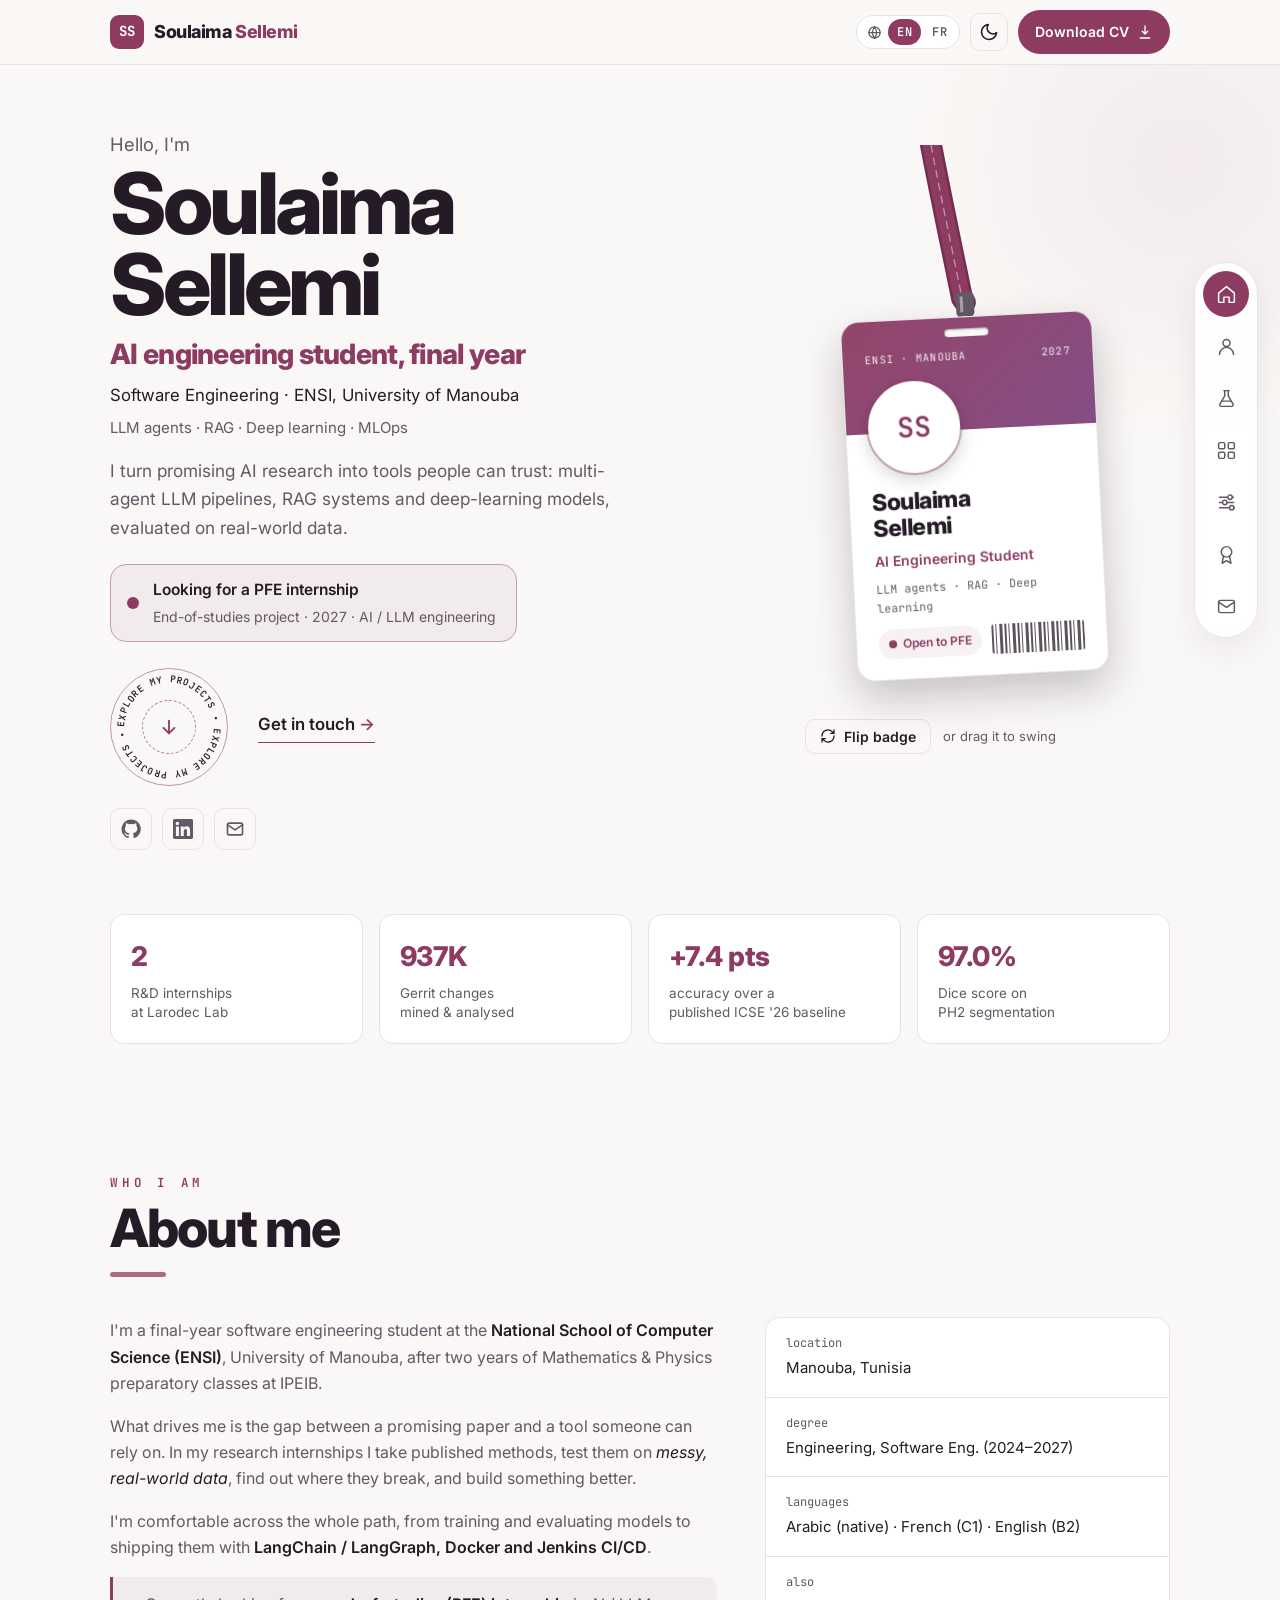
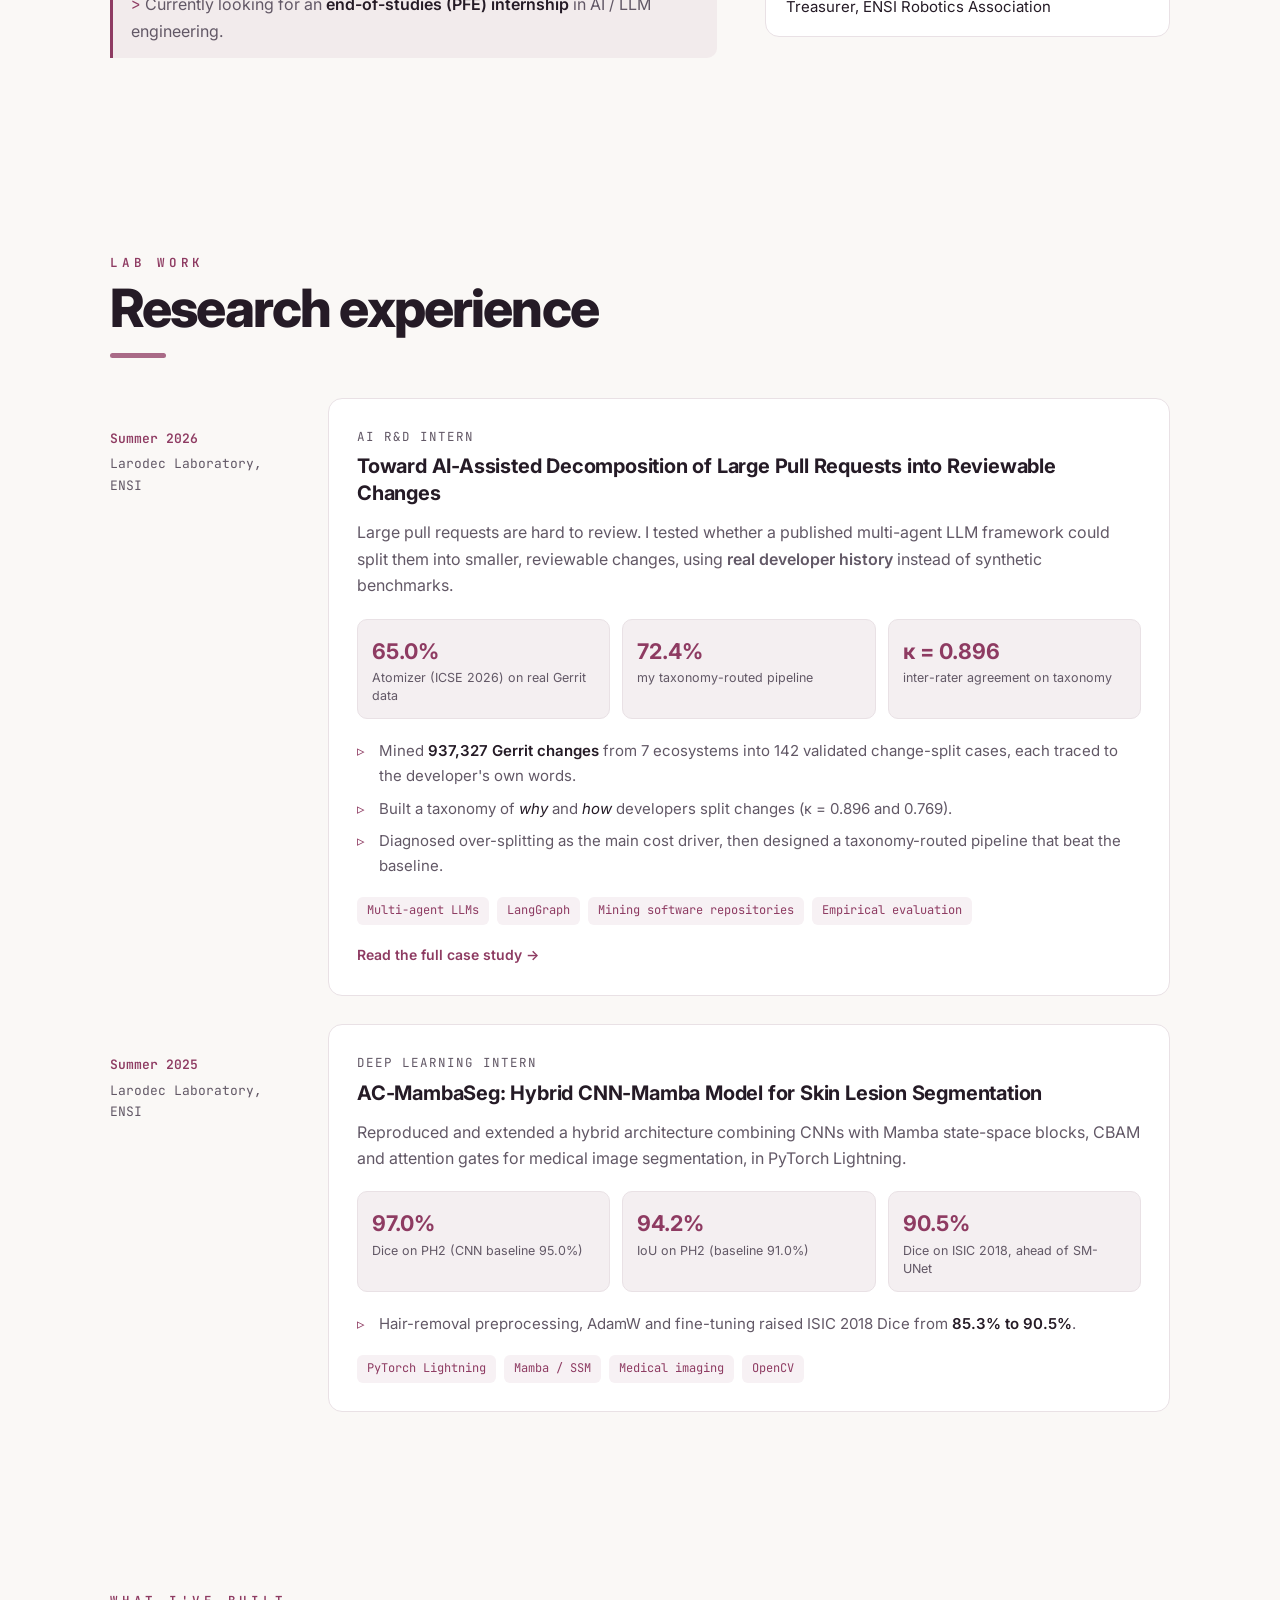
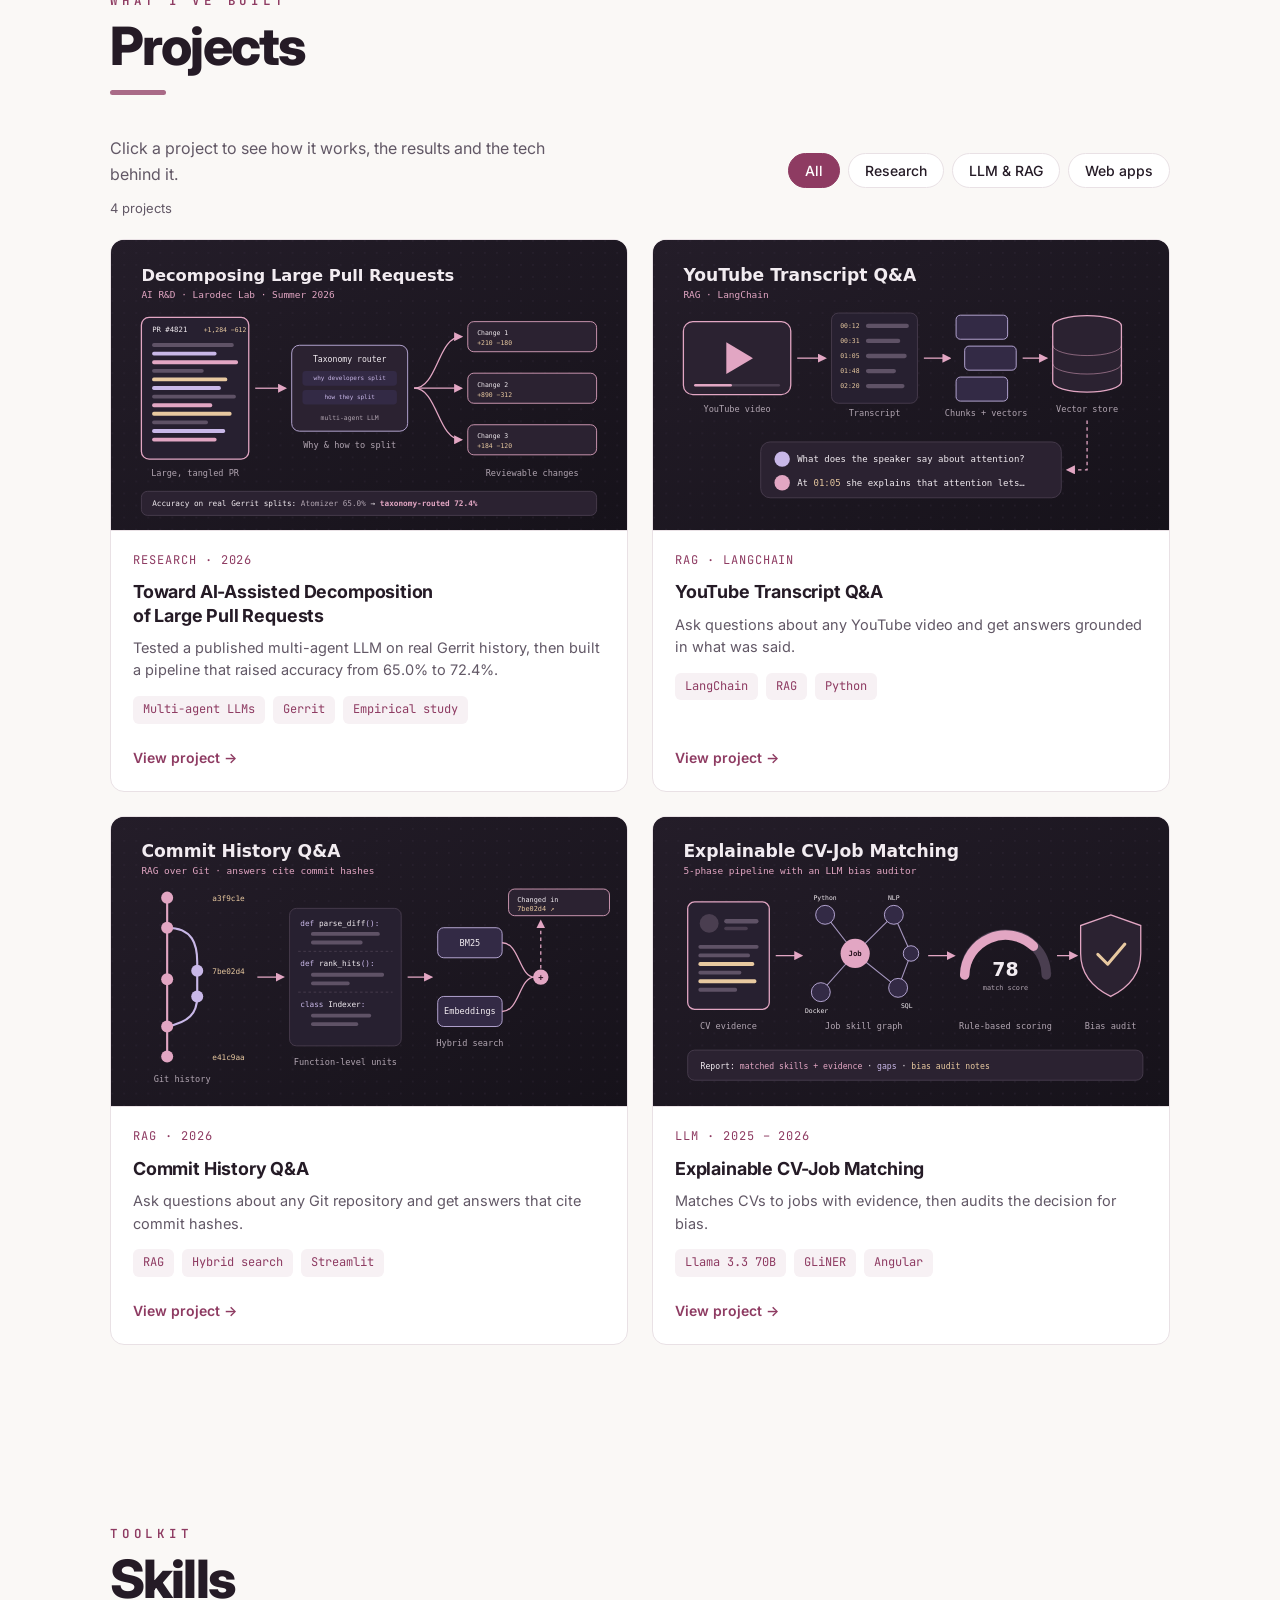
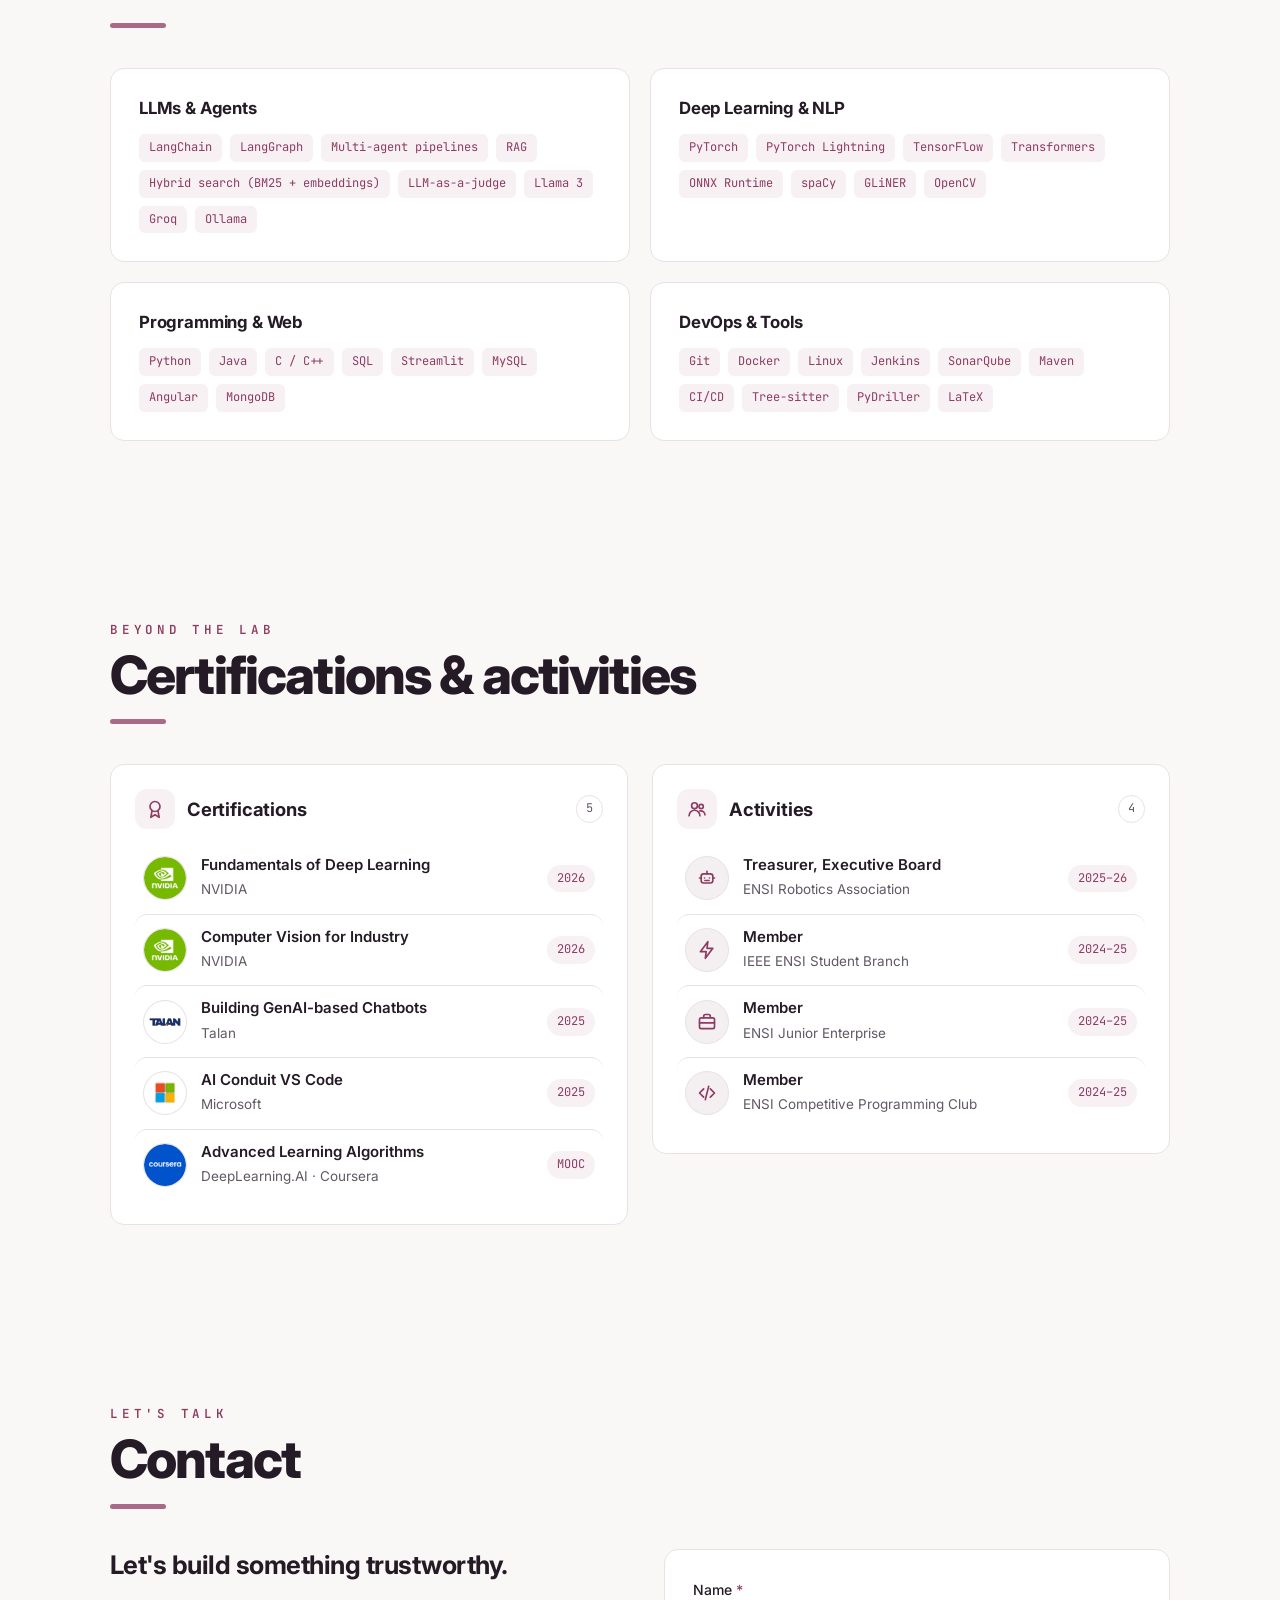
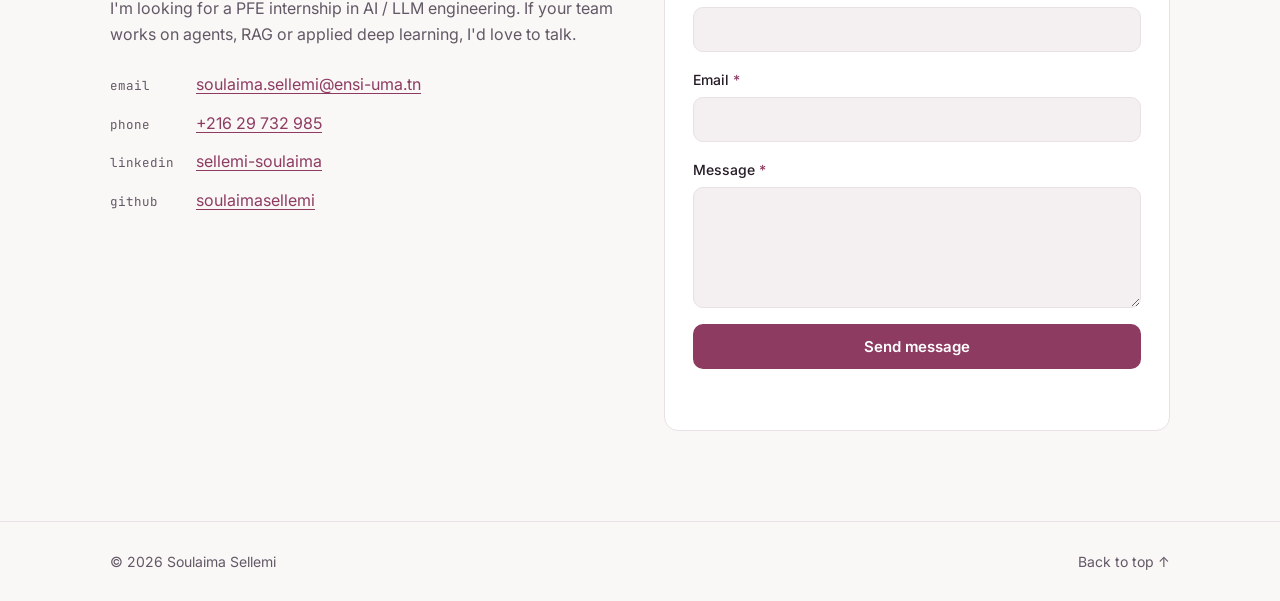
<file: portfolio/index.html>
<!doctype html>
<html lang="en">
<head>
  <meta charset="utf-8" />
  <meta name="viewport" content="width=device-width, initial-scale=1" />
  <title>Soulaima Sellemi · AI Engineer</title>
  <meta name="description" content="Soulaima Sellemi — final-year AI engineering student at ENSI. LLM agents, RAG and deep learning research. Seeking a PFE internship." />
  <meta property="og:title" content="Soulaima Sellemi · AI Engineer" />
  <meta property="og:description" content="LLM agents, RAG and deep learning — research turned into tools people can trust. Seeking a PFE internship." />
  <meta property="og:type" content="website" />
  <link rel="icon" href="data:image/svg+xml,<svg xmlns='http://www.w3.org/2000/svg' viewBox='0 0 64 64'><rect width='64' height='64' rx='14' fill='%238e3b62'/><text x='50%' y='56%' dominant-baseline='middle' text-anchor='middle' font-family='monospace' font-size='30' font-weight='700' fill='%23ffffff'>SS</text></svg>" />
  <link rel="preconnect" href="https://fonts.googleapis.com" />
  <link rel="preconnect" href="https://fonts.gstatic.com" crossorigin />
  <link href="https://fonts.googleapis.com/css2?family=Inter:wght@400;500;600;700;800&family=JetBrains+Mono:wght@400;600&display=swap" rel="stylesheet" />
  <link rel="stylesheet" href="style.css" />
  <script>
    document.documentElement.classList.add("js");
    try {
      var t = localStorage.getItem("theme");
      if (t) document.documentElement.setAttribute("data-theme", t);
    } catch (e) {}
    try {
      var l = localStorage.getItem("lang");
      if (!l) l = (navigator.language || "en").toLowerCase().indexOf("fr") === 0 ? "fr" : "en";
      document.documentElement.lang = l;
    } catch (e) {}
  </script>
</head>
<body>
  <a class="skip-link" href="#main" data-i18n="a11y.skip">Skip to main content</a>
  <!-- ========== TOP BAR ========== -->
  <header class="nav" id="top">
    <div class="container nav-inner">
      <a href="#top" class="logo" aria-label="Soulaima Sellemi">
        <span class="logo-mark" aria-hidden="true">SS</span>
        <span class="logo-full" aria-hidden="true">Soulaima <span class="accent">Sellemi</span></span>
      </a>
      <nav class="nav-links" id="navLinks" aria-label="Main">
        <a href="#about" data-i18n="nav.about">About</a>
        <a href="#experience" data-i18n="nav.research">Research</a>
        <a href="#projects" data-i18n="nav.projects">Projects</a>
        <a href="#skills" data-i18n="nav.skills">Skills</a>
        <a href="#contact" data-i18n="nav.contact">Contact</a>
      </nav>
      <div class="nav-actions">
        <div class="lang-switch" role="group" aria-label="Language / Langue">
          <svg aria-hidden="true" focusable="false" viewBox="0 0 24 24"><circle cx="12" cy="12" r="9"/><path d="M3 12h18M12 3a14 14 0 0 1 0 18M12 3a14 14 0 0 0 0 18"/></svg>
          <button type="button" data-lang="en" aria-pressed="true" lang="en">EN</button>
          <button type="button" data-lang="fr" aria-pressed="false" lang="fr">FR</button>
        </div>
        <button class="icon-btn" id="themeToggle" type="button" aria-label="Switch to light mode">
          <svg aria-hidden="true" focusable="false" class="i-sun" viewBox="0 0 24 24"><circle cx="12" cy="12" r="4"/><path d="M12 2v2M12 20v2M4.9 4.9l1.4 1.4M17.7 17.7l1.4 1.4M2 12h2M20 12h2M4.9 19.1l1.4-1.4M17.7 6.3l1.4-1.4"/></svg>
          <svg aria-hidden="true" focusable="false" class="i-moon" viewBox="0 0 24 24"><path d="M21 12.8A9 9 0 1 1 11.2 3a7 7 0 0 0 9.8 9.8z"/></svg>
        </button>
        <a class="btn btn-primary btn-sm cv-btn" href="assets/Soulaima_Sellemi_CV.pdf" target="_blank" rel="noopener">
          <span class="cv-label" data-i18n="cta.cv">Download CV</span>
          <svg aria-hidden="true" focusable="false" viewBox="0 0 24 24"><path d="M12 3v12m0 0-4-4m4 4 4-4M5 21h14"/></svg>
          <span class="sr-only" data-i18n="a11y.newtab"> (opens in a new tab)</span>
        </a>
        <button class="icon-btn menu-btn" id="menuBtn" type="button" aria-label="Menu" aria-expanded="false" aria-controls="navLinks">
          <svg aria-hidden="true" focusable="false" viewBox="0 0 24 24"><path d="M4 7h16M4 12h16M4 17h16"/></svg>
        </button>
      </div>
    </div>
  </header>

  <!-- ========== SIDE RAIL (desktop) ========== -->
  <nav class="rail" id="rail" aria-label="Sections">
    <a href="#top" data-target="top">
      <svg aria-hidden="true" focusable="false" viewBox="0 0 24 24"><path d="M3 10.5 12 3l9 7.5V20a1 1 0 0 1-1 1h-5v-6H9v6H4a1 1 0 0 1-1-1z"/></svg>
      <span class="rail-tip" data-i18n="nav.home">Home</span>
    </a>
    <a href="#about" data-target="about">
      <svg aria-hidden="true" focusable="false" viewBox="0 0 24 24"><circle cx="12" cy="8" r="4"/><path d="M4 21a8 8 0 0 1 16 0"/></svg>
      <span class="rail-tip" data-i18n="nav.about">About</span>
    </a>
    <a href="#experience" data-target="experience">
      <svg aria-hidden="true" focusable="false" viewBox="0 0 24 24"><path d="M9 3h6M10 3v6L4.5 18.5A1.7 1.7 0 0 0 6 21h12a1.7 1.7 0 0 0 1.5-2.5L14 9V3"/><path d="M7.5 15h9"/></svg>
      <span class="rail-tip" data-i18n="nav.research">Research</span>
    </a>
    <a href="#projects" data-target="projects">
      <svg aria-hidden="true" focusable="false" viewBox="0 0 24 24"><rect x="3" y="3" width="7" height="7" rx="1.5"/><rect x="14" y="3" width="7" height="7" rx="1.5"/><rect x="3" y="14" width="7" height="7" rx="1.5"/><rect x="14" y="14" width="7" height="7" rx="1.5"/></svg>
      <span class="rail-tip" data-i18n="nav.projects">Projects</span>
    </a>
    <a href="#skills" data-target="skills">
      <svg aria-hidden="true" focusable="false" viewBox="0 0 24 24"><path d="M4 6h9M19 6h1M4 12h3M13 12h7M4 18h11M21 18h-1"/><circle cx="16" cy="6" r="2.5"/><circle cx="10" cy="12" r="2.5"/><circle cx="18" cy="18" r="2.5"/></svg>
      <span class="rail-tip" data-i18n="nav.skills">Skills</span>
    </a>
    <a href="#beyond" data-target="beyond">
      <svg aria-hidden="true" focusable="false" viewBox="0 0 24 24"><circle cx="12" cy="9" r="6"/><path d="M8.5 13.8 7 22l5-3 5 3-1.5-8.2"/></svg>
      <span class="rail-tip" data-i18n="nav.beyond">Certifications</span>
    </a>
    <a href="#contact" data-target="contact">
      <svg aria-hidden="true" focusable="false" viewBox="0 0 24 24"><rect x="3" y="5" width="18" height="14" rx="2"/><path d="m3 7 9 6 9-6"/></svg>
      <span class="rail-tip" data-i18n="nav.contact">Contact</span>
    </a>
  </nav>

  <main id="main" tabindex="-1">
    <!-- ========== HERO ========== -->
    <section class="hero" id="home">
      <div class="container hero-grid">
        <div class="hero-text">
          <p class="hello" data-i18n="hero.hello">Hello, I'm</p>
          <h1>Soulaima<br />Sellemi</h1>
          <p class="role" data-i18n="hero.role">AI engineering student, final year</p>
          <p class="school" data-i18n="hero.school">Software Engineering · ENSI, University of Manouba</p>
          <p class="focus-line" data-i18n="hero.focus">LLM agents <span aria-hidden="true">·</span> RAG <span aria-hidden="true">·</span> Deep learning <span aria-hidden="true">·</span> MLOps</p>
          <p class="lead" data-i18n="hero.lead">I turn promising AI research into tools people can trust: multi-agent LLM pipelines, RAG systems and deep-learning models, evaluated on real-world data.</p>
          <div class="pfe-card">
            <span class="dot" aria-hidden="true"></span>
            <div>
              <strong data-i18n="hero.pfeTitle">Looking for a PFE internship</strong>
              <span data-i18n="hero.pfeSub">End-of-studies project · 2027 · AI / LLM engineering</span>
            </div>
          </div>
          <div class="cta">
            <a class="spin-cta" href="#projects">
              <svg class="spin-ring" viewBox="0 0 120 120" aria-hidden="true" focusable="false">
                <defs><path id="spinPath" d="M60 60 m-46 0 a46 46 0 1 1 92 0 a46 46 0 1 1 -92 0"/></defs>
                <text><textPath href="#spinPath" textLength="285" lengthAdjust="spacing" data-i18n="hero.spin">EXPLORE MY PROJECTS • EXPLORE MY PROJECTS •</textPath></text>
              </svg>
              <span class="spin-core" aria-hidden="true">
                <svg viewBox="0 0 24 24"><path d="M12 5v14m0 0-6-6m6 6 6-6"/></svg>
              </span>
              <span class="sr-only" data-i18n="hero.spinLabel">Explore my projects</span>
            </a>
            <a class="text-link" href="#contact"><span data-i18n="cta.contact">Get in touch</span> <span aria-hidden="true">→</span></a>
          </div>
          <div class="socials">
            <a href="https://github.com/soulaimasellemi" target="_blank" rel="noopener" aria-label="GitHub">
              <svg aria-hidden="true" focusable="false" viewBox="0 0 24 24" class="fill"><path d="M12 .5a11.5 11.5 0 0 0-3.6 22.4c.6.1.8-.3.8-.6v-2c-3.2.7-3.9-1.5-3.9-1.5-.5-1.3-1.3-1.7-1.3-1.7-1-.7.1-.7.1-.7 1.2.1 1.8 1.2 1.8 1.2 1 1.8 2.8 1.3 3.5 1 .1-.8.4-1.3.7-1.6-2.6-.3-5.3-1.3-5.3-5.7 0-1.3.5-2.3 1.2-3.1-.1-.3-.5-1.5.1-3.1 0 0 1-.3 3.2 1.2a11 11 0 0 1 5.8 0C17.3 4.8 18.3 5 18.3 5c.6 1.6.2 2.8.1 3.1.8.8 1.2 1.9 1.2 3.1 0 4.4-2.7 5.4-5.3 5.7.4.4.8 1.1.8 2.2v3.2c0 .3.2.7.8.6A11.5 11.5 0 0 0 12 .5z"/></svg>
            <span class="sr-only" data-i18n="a11y.newtab"> (opens in a new tab)</span></a>
            <a href="https://www.linkedin.com/in/soulaima-sellemi-844871319/" target="_blank" rel="noopener" aria-label="LinkedIn">
              <svg aria-hidden="true" focusable="false" viewBox="0 0 24 24" class="fill"><path d="M20.4 20.5h-3.6v-5.6c0-1.3 0-3-1.8-3s-2.1 1.4-2.1 2.9v5.7H9.3V9h3.4v1.6h.1c.5-.9 1.6-1.8 3.4-1.8 3.6 0 4.3 2.4 4.3 5.5v6.2zM5.3 7.4a2.1 2.1 0 1 1 0-4.2 2.1 2.1 0 0 1 0 4.2zm1.8 13.1H3.5V9h3.6v11.5zM22.2 0H1.8C.8 0 0 .8 0 1.7v20.6c0 .9.8 1.7 1.8 1.7h20.4c1 0 1.8-.8 1.8-1.7V1.7C24 .8 23.2 0 22.2 0z"/></svg>
            <span class="sr-only" data-i18n="a11y.newtab"> (opens in a new tab)</span></a>
            <a href="mailto:soulaima.sellemi@ensi-uma.tn" aria-label="Email" data-i18n-aria="aria.email">
              <svg aria-hidden="true" focusable="false" viewBox="0 0 24 24"><rect x="3" y="5" width="18" height="14" rx="2"/><path d="m3 7 9 6 9-6"/></svg>
            </a>
          </div>
        </div>

        <!-- Hanging ID badge: drag to swing, click or use the button to flip -->
        <div class="badge-wrap">
          <div class="badge-stage" id="badgeStage">
            <canvas class="lanyard" id="lanyard" aria-hidden="true"></canvas>
            <div class="id-card" id="idCard">
              <div class="id-inner" id="idInner">
                <section class="id-face id-front" aria-label="ID badge, front" data-i18n-aria="aria.front">
                  <span class="id-slot" aria-hidden="true"></span>
                  <div class="id-head mono"><span>ENSI · MANOUBA</span><span>2027</span></div>
                  <div class="id-photo" aria-hidden="true"><span>SS</span></div>
                  <p class="id-name">Soulaima<br />Sellemi</p>
                  <p class="id-role" data-i18n="badge.role">AI Engineering Student</p>
                  <p class="id-focus mono" data-i18n="badge.focus">LLM agents · RAG · Deep learning</p>
                  <div class="id-foot">
                    <span class="id-chip"><span class="dot" aria-hidden="true"></span><span data-i18n="badge.open">Open to PFE</span></span>
                    <span class="id-code" aria-hidden="true"></span>
                  </div>
                </section>
                <section class="id-face id-back" aria-label="ID badge, back" data-i18n-aria="aria.back">
                  <span class="id-slot" aria-hidden="true"></span>
                  <div class="id-head mono"><span>CONTACT</span><span>2027</span></div>
                  <p class="id-back-title" data-i18n="badge.connect">Let's connect</p>
                  <dl class="id-contact">
                    <div><dt>Email</dt><dd>soulaima.sellemi<wbr />@ensi-uma.tn</dd></div>
                    <div><dt>LinkedIn</dt><dd>in/sellemi-soulaima</dd></div>
                    <div><dt>GitHub</dt><dd>soulaimasellemi</dd></div>
                    <div><dt data-i18n="badge.city">Based in</dt><dd data-i18n="badge.cityV">Manouba, Tunisia</dd></div>
                    <div><dt data-i18n="badge.langs">Languages</dt><dd data-i18n="badge.langsV">Arabic · French · English</dd></div>
                  </dl>
                </section>
              </div>
            </div>
          </div>
          <div class="badge-controls">
            <button class="btn btn-ghost btn-sm" type="button" id="flipBtn" aria-pressed="false">
              <svg aria-hidden="true" focusable="false" viewBox="0 0 24 24"><path d="M3 12a9 9 0 0 1 15.5-6.2L21 8M21 3v5h-5M21 12a9 9 0 0 1-15.5 6.2L3 16M3 21v-5h5"/></svg>
              <span id="flipLabel">Flip badge</span>
            </button>
            <span class="badge-hint muted" data-i18n="badge.hint">or drag it to swing</span>
          </div>
        </div>
      </div>

      <!-- Stats -->
      <div class="container stats" role="list" aria-label="Key results" data-i18n-aria="aria.stats">
        <div class="stat" role="listitem"><strong>2</strong><span data-i18n="stats.s1">R&amp;D internships<br/>at Larodec Lab</span></div>
        <div class="stat" role="listitem"><strong>937K</strong><span data-i18n="stats.s2">Gerrit changes<br/>mined &amp; analysed</span></div>
        <div class="stat" role="listitem"><strong>+7.4 pts</strong><span data-i18n="stats.s3">accuracy over a<br/>published ICSE '26 baseline</span></div>
        <div class="stat" role="listitem"><strong>97.0%</strong><span data-i18n="stats.s4">Dice score on<br/>PH2 segmentation</span></div>
      </div>
    </section>

    <!-- ========== ABOUT ========== -->
    <section id="about" class="section">
      <div class="container">
        <p class="eyebrow" data-i18n="about.eyebrow">Who I am</p>
        <h2 class="section-title" data-i18n="about.title">About me</h2>
        <div class="about-grid">
          <div>
            <p data-i18n="about.p1">I'm a final-year software engineering student at the <strong>National School of Computer Science (ENSI)</strong>, University of Manouba, after two years of Mathematics &amp; Physics preparatory classes at IPEIB.</p>
            <p data-i18n="about.p2">What drives me is the gap between a promising paper and a tool someone can rely on. In my research internships I take published methods, test them on <em>messy, real-world data</em>, find out where they break, and build something better.</p>
            <p data-i18n="about.p3">I'm comfortable across the whole path, from training and evaluating models to shipping them with <strong>LangChain / LangGraph, Docker and Jenkins CI/CD</strong>.</p>
            <p class="looking" data-i18n="about.looking"><span class="mono accent" aria-hidden="true">&gt;</span> Currently looking for an <strong>end-of-studies (PFE) internship</strong> in AI / LLM engineering.</p>
          </div>
          <ul class="facts">
            <li><span class="mono muted" data-i18n="facts.loc">location</span> <span data-i18n="facts.locV">Manouba, Tunisia</span></li>
            <li><span class="mono muted" data-i18n="facts.deg">degree</span> <span data-i18n="facts.degV">Engineering, Software Eng. (2024–2027)</span></li>
            <li><span class="mono muted" data-i18n="facts.lang">languages</span> <span data-i18n="facts.langV">Arabic (native) · French (C1) · English (B2)</span></li>
            <li><span class="mono muted" data-i18n="facts.also">also</span> <span data-i18n="facts.alsoV">Treasurer, ENSI Robotics Association</span></li>
          </ul>
        </div>
      </div>
    </section>

    <!-- ========== RESEARCH ========== -->
    <section id="experience" class="section">
      <div class="container">
        <p class="eyebrow" data-i18n="exp.eyebrow">Lab work</p>
        <h2 class="section-title" data-i18n="exp.title">Research experience</h2>

        <div class="timeline">
          <article class="t-item">
            <div class="t-meta mono"><span data-i18n="exp.e1date">Summer 2026</span><span class="muted" data-i18n="exp.lab">Larodec Laboratory, ENSI</span></div>
            <div class="card">
              <p class="kicker mono" data-i18n="exp.e1role">AI R&amp;D Intern</p>
              <h3 data-i18n="exp.e1title">Toward AI-Assisted Decomposition of Large Pull Requests into Reviewable Changes</h3>
              <p data-i18n="exp.e1desc">Large pull requests are hard to review. I tested whether a published multi-agent LLM framework could split them into smaller, reviewable changes, using <strong>real developer history</strong> instead of synthetic benchmarks.</p>
              <div class="metrics">
                <div><strong>65.0%</strong><span data-i18n="exp.e1m1">Atomizer (ICSE 2026) on real Gerrit data</span></div>
                <div><strong>72.4%</strong><span data-i18n="exp.e1m2">my taxonomy-routed pipeline</span></div>
                <div><strong>κ = 0.896</strong><span data-i18n="exp.e1m3">inter-rater agreement on taxonomy</span></div>
              </div>
              <ul class="bullets">
                <li data-i18n="exp.e1b1">Mined <strong>937,327 Gerrit changes</strong> from 7 ecosystems into 142 validated change-split cases, each traced to the developer's own words.</li>
                <li data-i18n="exp.e1b2">Built a taxonomy of <em>why</em> and <em>how</em> developers split changes (κ = 0.896 and 0.769).</li>
                <li data-i18n="exp.e1b3">Diagnosed over-splitting as the main cost driver, then designed a taxonomy-routed pipeline that beat the baseline.</li>
              </ul>
              <div class="tags"><span>Multi-agent LLMs</span><span>LangGraph</span><span>Mining software repositories</span><span>Empirical evaluation</span></div>
              <a class="case-link" href="project-pr-decomposition.html"><span data-i18n="exp.case">Read the full case study</span> <span aria-hidden="true">→</span></a>
            </div>
          </article>

          <article class="t-item">
            <div class="t-meta mono"><span data-i18n="exp.e2date">Summer 2025</span><span class="muted" data-i18n="exp.lab">Larodec Laboratory, ENSI</span></div>
            <div class="card">
              <p class="kicker mono" data-i18n="exp.e2role">Deep Learning Intern</p>
              <h3 data-i18n="exp.e2title">AC-MambaSeg: Hybrid CNN-Mamba Model for Skin Lesion Segmentation</h3>
              <p data-i18n="exp.e2desc">Reproduced and extended a hybrid architecture combining CNNs with Mamba state-space blocks, CBAM and attention gates for medical image segmentation, in PyTorch Lightning.</p>
              <div class="metrics">
                <div><strong>97.0%</strong><span data-i18n="exp.e2m1">Dice on PH2 (CNN baseline 95.0%)</span></div>
                <div><strong>94.2%</strong><span data-i18n="exp.e2m2">IoU on PH2 (baseline 91.0%)</span></div>
                <div><strong>90.5%</strong><span data-i18n="exp.e2m3">Dice on ISIC 2018, ahead of SM-UNet</span></div>
              </div>
              <ul class="bullets">
                <li data-i18n="exp.e2b1">Hair-removal preprocessing, AdamW and fine-tuning raised ISIC 2018 Dice from <strong>85.3% to 90.5%</strong>.</li>
              </ul>
              <div class="tags"><span>PyTorch Lightning</span><span>Mamba / SSM</span><span>Medical imaging</span><span>OpenCV</span></div>
            </div>
          </article>
        </div>
      </div>
    </section>

    <!-- ========== PROJECTS ========== -->
    <section id="projects" class="section">
      <div class="container">
        <p class="eyebrow" data-i18n="proj.eyebrow">What I've built</p>
        <h2 class="section-title" data-i18n="proj.title">Projects</h2>
        <div class="proj-head">
          <p class="section-intro" data-i18n="proj.intro">Click a project to see how it works, the results and the tech behind it.</p>
          <div class="filters" role="group" aria-label="Filter projects" data-i18n-aria="aria.filter">
            <button type="button" class="chip" data-filter="all" aria-pressed="true" data-i18n="proj.fAll">All</button>
            <button type="button" class="chip" data-filter="research" aria-pressed="false" data-i18n="proj.fResearch">Research</button>
            <button type="button" class="chip" data-filter="llm" aria-pressed="false">LLM &amp; RAG</button>
            <button type="button" class="chip" data-filter="web" aria-pressed="false" data-i18n="proj.fWeb">Web apps</button>
          </div>
        </div>
        <p class="filter-count muted" id="projCount" aria-live="polite"></p>
        <ul class="p-grid" id="projGrid">
          <li data-cat="research llm">
            <a class="p-card" href="project-pr-decomposition.html">
              <span class="p-thumb"><img src="assets/projects/pr-decomposition.svg" alt="" width="1200" height="675" loading="lazy" /></span>
              <span class="p-body">
                <span class="p-meta mono" data-i18n="proj.c1meta">Research · 2026</span>
                <span class="p-title" data-i18n="proj.c1title">Toward AI-Assisted Decomposition of Large Pull Requests</span>
                <span class="p-tagline" data-i18n="proj.c1tag">Tested a published multi-agent LLM on real Gerrit history, then built a pipeline that raised accuracy from 65.0% to 72.4%.</span>
                <span class="tags"><span>Multi-agent LLMs</span><span>Gerrit</span><span>Empirical study</span></span>
                <span class="p-more"><span data-i18n="proj.view">View project</span> <span aria-hidden="true">→</span></span>
              </span>
            </a>
          </li>
          <li data-cat="llm">
            <a class="p-card" href="project-youtube-qa.html">
              <span class="p-thumb"><img src="assets/projects/youtube-qa.svg" alt="" width="1200" height="675" loading="lazy" /></span>
              <span class="p-body">
                <span class="p-meta mono">RAG · LangChain</span>
                <span class="p-title">YouTube Transcript Q&amp;A</span>
                <span class="p-tagline" data-i18n="proj.c2tag">Ask questions about any YouTube video and get answers grounded in what was said.</span>
                <span class="tags"><span>LangChain</span><span>RAG</span><span>Python</span></span>
                <span class="p-more"><span data-i18n="proj.view">View project</span> <span aria-hidden="true">→</span></span>
              </span>
            </a>
          </li>
          <li data-cat="llm web">
            <a class="p-card" href="project-commit-qa.html">
              <span class="p-thumb"><img src="assets/projects/commit-qa.svg" alt="" width="1200" height="675" loading="lazy" /></span>
              <span class="p-body">
                <span class="p-meta mono">RAG · 2026</span>
                <span class="p-title">Commit History Q&amp;A</span>
                <span class="p-tagline" data-i18n="proj.c3tag">Ask questions about any Git repository and get answers that cite commit hashes.</span>
                <span class="tags"><span>RAG</span><span>Hybrid search</span><span>Streamlit</span></span>
                <span class="p-more"><span data-i18n="proj.view">View project</span> <span aria-hidden="true">→</span></span>
              </span>
            </a>
          </li>
          <li data-cat="llm web">
            <a class="p-card" href="project-cv-matching.html">
              <span class="p-thumb"><img src="assets/projects/cv-matching.svg" alt="" width="1200" height="675" loading="lazy" /></span>
              <span class="p-body">
                <span class="p-meta mono">LLM · 2025 – 2026</span>
                <span class="p-title" data-i18n="proj.c4title">Explainable CV-Job Matching</span>
                <span class="p-tagline" data-i18n="proj.c4tag">Matches CVs to jobs with evidence, then audits the decision for bias.</span>
                <span class="tags"><span>Llama 3.3 70B</span><span>GLiNER</span><span>Angular</span></span>
                <span class="p-more"><span data-i18n="proj.view">View project</span> <span aria-hidden="true">→</span></span>
              </span>
            </a>
          </li>
        </ul>
      </div>
    </section>

    <!-- ========== SKILLS ========== -->
    <section id="skills" class="section">
      <div class="container">
        <p class="eyebrow" data-i18n="skills.eyebrow">Toolkit</p>
        <h2 class="section-title" data-i18n="skills.title">Skills</h2>
        <div class="skills">
          <div class="skill-group card">
            <h3 data-i18n="skills.g1">LLMs &amp; Agents</h3>
            <div class="tags"><span>LangChain</span><span>LangGraph</span><span>Multi-agent pipelines</span><span>RAG</span><span>Hybrid search (BM25 + embeddings)</span><span>LLM-as-a-judge</span><span>Llama 3</span><span>Groq</span><span>Ollama</span></div>
          </div>
          <div class="skill-group card">
            <h3 data-i18n="skills.g2">Deep Learning &amp; NLP</h3>
            <div class="tags"><span>PyTorch</span><span>PyTorch Lightning</span><span>TensorFlow</span><span>Transformers</span><span>ONNX Runtime</span><span>spaCy</span><span>GLiNER</span><span>OpenCV</span></div>
          </div>
          <div class="skill-group card">
            <h3 data-i18n="skills.g3">Programming &amp; Web</h3>
            <div class="tags"><span>Python</span><span>Java</span><span>C / C++</span><span>SQL</span><span>Streamlit</span><span>MySQL</span><span>Angular</span><span>MongoDB</span></div>
          </div>
          <div class="skill-group card">
            <h3 data-i18n="skills.g4">DevOps &amp; Tools</h3>
            <div class="tags"><span>Git</span><span>Docker</span><span>Linux</span><span>Jenkins</span><span>SonarQube</span><span>Maven</span><span>CI/CD</span><span>Tree-sitter</span><span>PyDriller</span><span>LaTeX</span></div>
          </div>
        </div>

      </div>
    </section>

    <!-- ========== CERTIFICATIONS & ACTIVITIES ========== -->
    <section id="beyond" class="section">
      <div class="container">
        <p class="eyebrow" data-i18n="beyond.eyebrow">Beyond the lab</p>
        <h2 class="section-title" data-i18n="beyond.title">Certifications &amp; activities</h2>
        <div class="beyond-grid">
          <div class="panel">
            <div class="panel-head">
              <span class="panel-icon" aria-hidden="true"><svg viewBox="0 0 24 24"><circle cx="12" cy="9" r="6"/><path d="M8.5 13.8 7 22l5-3 5 3-1.5-8.2"/></svg></span>
              <h3>Certifications</h3>
              <span class="panel-count mono">5</span>
            </div>
            <ul class="items">
              <li><span class="mark" aria-hidden="true">NV<img src="assets/logos/nvidia.png" alt="" /></span><div><strong>Fundamentals of Deep Learning</strong><span>NVIDIA</span></div><span class="year mono">2026</span></li>
              <li><span class="mark" aria-hidden="true">NV<img src="assets/logos/nvidia.png" alt="" /></span><div><strong>Computer Vision for Industry</strong><span>NVIDIA</span></div><span class="year mono">2026</span></li>
              <li><span class="mark" aria-hidden="true">T<img src="assets/logos/talan.png" alt="" /></span><div><strong>Building GenAI-based Chatbots</strong><span>Talan</span></div><span class="year mono">2025</span></li>
              <li><span class="mark" aria-hidden="true">MS<img src="assets/logos/microsoft.png" alt="" /></span><div><strong>AI Conduit VS Code</strong><span>Microsoft</span></div><span class="year mono">2025</span></li>
              <li><span class="mark" aria-hidden="true">DL<img src="assets/logos/coursera.png" alt="" /></span><div><strong>Advanced Learning Algorithms</strong><span>DeepLearning.AI · Coursera</span></div><span class="year mono">MOOC</span></li>
            </ul>
          </div>

          <div class="panel">
            <div class="panel-head">
              <span class="panel-icon" aria-hidden="true"><svg viewBox="0 0 24 24"><circle cx="9" cy="8" r="3.5"/><path d="M2.5 20a6.5 6.5 0 0 1 13 0"/><circle cx="17" cy="9" r="2.6"/><path d="M15.5 14.3A5 5 0 0 1 21.5 19"/></svg></span>
              <h3 data-i18n="skills.act">Activities</h3>
              <span class="panel-count mono">4</span>
            </div>
            <ul class="items">
              <li>
                <span class="mark" aria-hidden="true"><svg viewBox="0 0 24 24"><rect x="5" y="7" width="14" height="11" rx="3"/><path d="M12 7V4M9 12h.01M15 12h.01M9.5 15h5M3 12h2M19 12h2"/></svg></span>
                <div><strong data-i18n="beyond.a1">Treasurer, Executive Board</strong><span data-i18n="beyond.a1o">ENSI Robotics Association</span></div>
                <span class="year mono">2025–26</span>
              </li>
              <li>
                <span class="mark" aria-hidden="true"><svg viewBox="0 0 24 24"><path d="M13 2 4 14h7l-1 8 9-12h-7z"/></svg></span>
                <div><strong data-i18n="beyond.member">Member</strong><span>IEEE ENSI Student Branch</span></div>
                <span class="year mono">2024–25</span>
              </li>
              <li>
                <span class="mark" aria-hidden="true"><svg viewBox="0 0 24 24"><rect x="3" y="7" width="18" height="13" rx="2"/><path d="M8 7V5a2 2 0 0 1 2-2h4a2 2 0 0 1 2 2v2M3 13h18"/></svg></span>
                <div><strong data-i18n="beyond.member">Member</strong><span data-i18n="beyond.a3o">ENSI Junior Enterprise</span></div>
                <span class="year mono">2024–25</span>
              </li>
              <li>
                <span class="mark" aria-hidden="true"><svg viewBox="0 0 24 24"><path d="m8 7-5 5 5 5M16 7l5 5-5 5M14 4l-4 16"/></svg></span>
                <div><strong data-i18n="beyond.member">Member</strong><span data-i18n="beyond.a4o">ENSI Competitive Programming Club</span></div>
                <span class="year mono">2024–25</span>
              </li>
            </ul>
          </div>
        </div>
      </div>
    </section>

    <!-- ========== CONTACT ========== -->
    <section id="contact" class="section">
      <div class="container">
        <p class="eyebrow" data-i18n="contact.eyebrow">Let's talk</p>
        <h2 class="section-title" data-i18n="contact.title">Contact</h2>
        <div class="contact-grid">
          <div>
            <h3 class="contact-title" data-i18n="contact.h">Let's build something trustworthy.</h3>
            <p data-i18n="contact.p">I'm looking for a PFE internship in AI / LLM engineering. If your team works on agents, RAG or applied deep learning, I'd love to talk.</p>
            <ul class="contact-list">
              <li><span class="mono muted">email</span> <a href="mailto:soulaima.sellemi@ensi-uma.tn">soulaima.sellemi@ensi-uma.tn</a></li>
              <li><span class="mono muted" data-i18n="contact.phone">phone</span> <a href="tel:+21629732985">+216 29 732 985</a></li>
              <li><span class="mono muted">linkedin</span> <a href="https://www.linkedin.com/in/soulaima-sellemi-844871319/" target="_blank" rel="noopener">sellemi-soulaima<span class="sr-only" data-i18n="a11y.newtab"> (opens in a new tab)</span></a></li>
              <li><span class="mono muted">github</span> <a href="https://github.com/soulaimasellemi" target="_blank" rel="noopener">soulaimasellemi<span class="sr-only" data-i18n="a11y.newtab"> (opens in a new tab)</span></a></li>
            </ul>
          </div>

          <!-- Free contact form via Web3Forms: put your access key in script.js (see README) -->
          <form class="form card" id="contactForm" aria-label="Contact form" data-i18n-aria="aria.form">
            <label><span><span data-i18n="form.name">Name</span> <span class="req" aria-hidden="true">*</span></span><input name="name" required autocomplete="name" /></label>
            <label><span><span data-i18n="form.email">Email</span> <span class="req" aria-hidden="true">*</span></span><input name="email" type="email" required autocomplete="email" /></label>
            <label><span>Message <span class="req" aria-hidden="true">*</span></span><textarea name="message" rows="5" required></textarea></label>
            <input type="checkbox" name="botcheck" class="hidden" tabindex="-1" autocomplete="off" aria-hidden="true" />
            <button class="btn btn-primary" type="submit" data-i18n="form.send">Send message</button>
            <p class="form-status" id="formStatus" role="status" aria-live="polite"></p>
          </form>
        </div>
      </div>
    </section>
  </main>

  <footer class="footer">
    <div class="container footer-inner">
      <p class="muted">© <span id="year"></span> Soulaima Sellemi </p>
      <a href="#top" class="muted"><span data-i18n="footer.top">Back to top</span> <span aria-hidden="true">↑</span></a>
    </div>
  </footer>

  <script src="i18n.js"></script>
  <script src="script.js"></script>
</body>
</html>
</file>
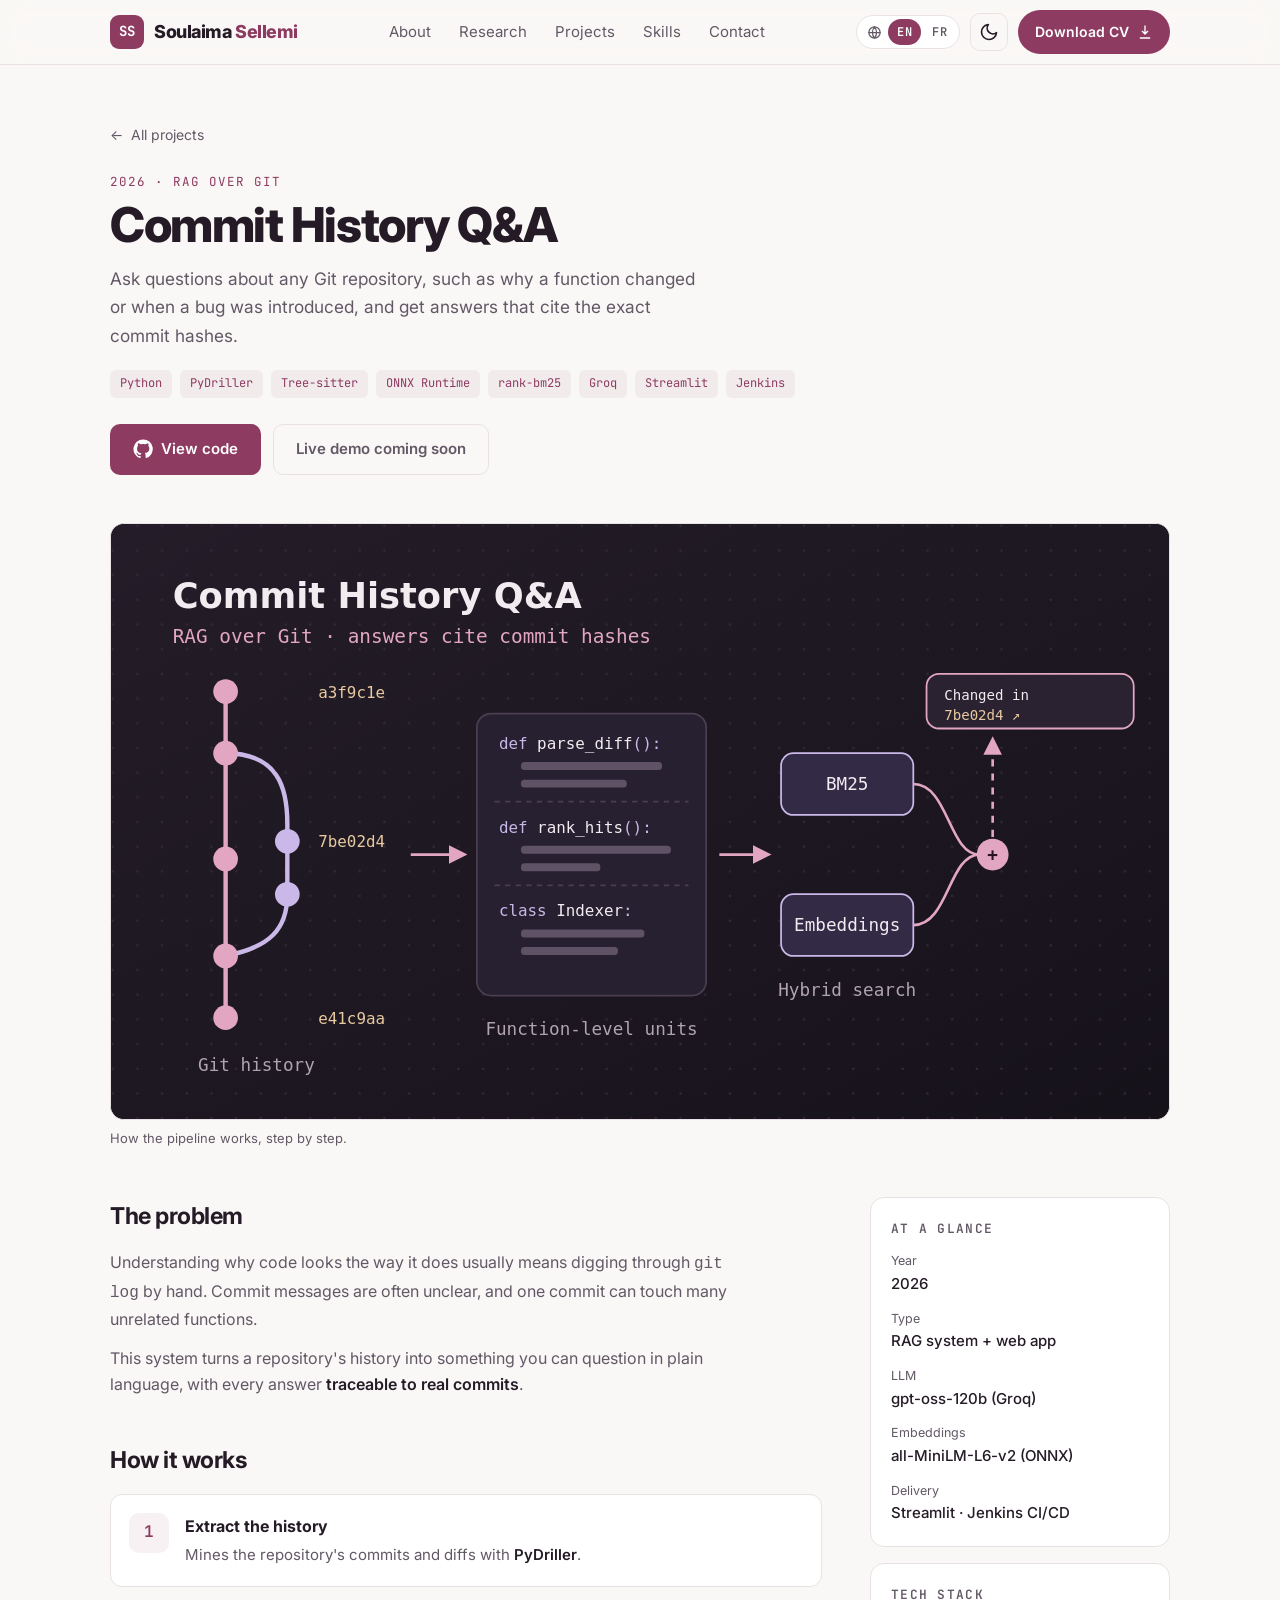
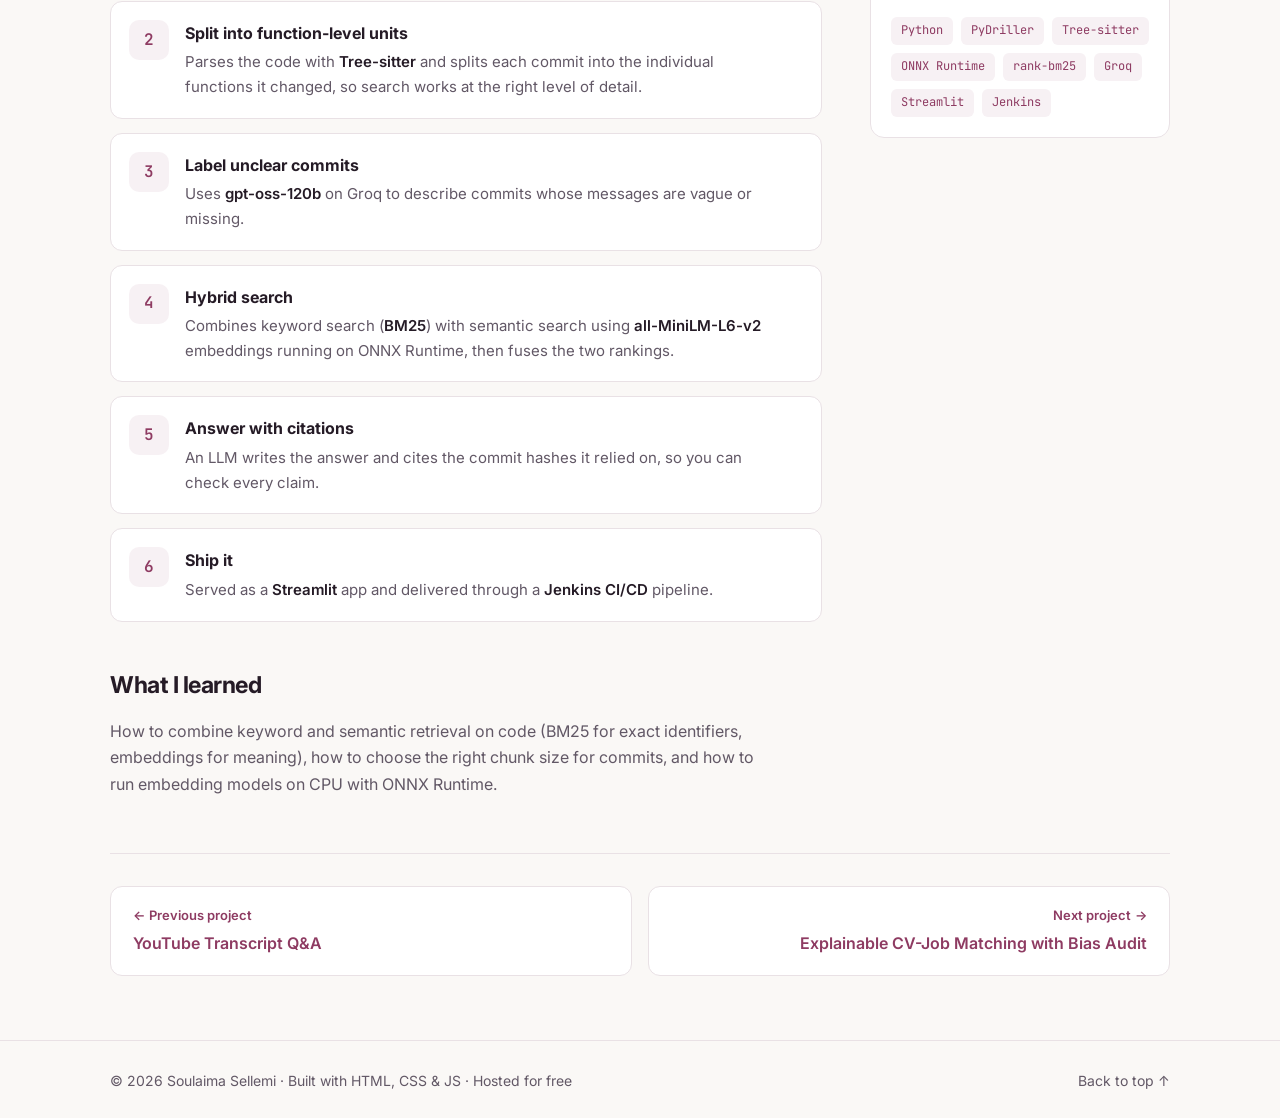
<file: portfolio/project-commit-qa.html>
<!doctype html>
<html lang="en">
<head>
  <meta charset="utf-8" />
  <meta name="viewport" content="width=device-width, initial-scale=1" />
  <title>Commit History Q&amp;A · Soulaima Sellemi</title>
  <meta name="description" content="Ask questions about any Git repository, such as why a function changed or when a bug was introduced, and get answers that cite the exact commit hashes." />
  <meta property="og:title" content="Commit History Q&amp;A" />
  <meta property="og:description" content="Ask questions about any Git repository, such as why a function changed or when a bug was introduced, and get answers that cite the exact commit hashes." />
  <meta property="og:type" content="website" />
  <link rel="icon" href="data:image/svg+xml,<svg xmlns='http://www.w3.org/2000/svg' viewBox='0 0 64 64'><rect width='64' height='64' rx='14' fill='%238e3b62'/><text x='50%' y='56%' dominant-baseline='middle' text-anchor='middle' font-family='monospace' font-size='30' font-weight='700' fill='%23ffffff'>SS</text></svg>" />
  <link rel="preconnect" href="https://fonts.googleapis.com" />
  <link rel="preconnect" href="https://fonts.gstatic.com" crossorigin />
  <link href="https://fonts.googleapis.com/css2?family=Inter:wght@400;500;600;700;800&family=JetBrains+Mono:wght@400;600&display=swap" rel="stylesheet" />
  <link rel="stylesheet" href="style.css" />
  <script>
    document.documentElement.classList.add("js");
    try {
      var t = localStorage.getItem("theme");
      if (t) document.documentElement.setAttribute("data-theme", t);
    } catch (e) {}
    try {
      var l = localStorage.getItem("lang");
      if (!l) l = (navigator.language || "en").toLowerCase().indexOf("fr") === 0 ? "fr" : "en";
      document.documentElement.lang = l;
    } catch (e) {}
  </script>
</head>
<body>
  <a class="skip-link" href="#main" data-i18n="a11y.skip">Skip to main content</a>
  <header class="nav" id="top">
    <div class="container nav-inner">
      <a href="index.html" class="logo" aria-label="Soulaima Sellemi">
        <span class="logo-mark" aria-hidden="true">SS</span>
        <span class="logo-full" aria-hidden="true">Soulaima <span class="accent">Sellemi</span></span>
      </a>
      <nav class="nav-links" id="navLinks" aria-label="Main">
        <a href="index.html#about" data-i18n="nav.about">About</a>
        <a href="index.html#experience" data-i18n="nav.research">Research</a>
        <a href="index.html#projects" data-i18n="nav.projects">Projects</a>
        <a href="index.html#skills" data-i18n="nav.skills">Skills</a>
        <a href="index.html#contact" data-i18n="nav.contact">Contact</a>
      </nav>
      <div class="nav-actions">
        <div class="lang-switch" role="group" aria-label="Language / Langue">
          <svg aria-hidden="true" focusable="false" viewBox="0 0 24 24"><circle cx="12" cy="12" r="9"/><path d="M3 12h18M12 3a14 14 0 0 1 0 18M12 3a14 14 0 0 0 0 18"/></svg>
          <button type="button" data-lang="en" aria-pressed="true" lang="en">EN</button>
          <button type="button" data-lang="fr" aria-pressed="false" lang="fr">FR</button>
        </div>
        <button class="icon-btn" id="themeToggle" type="button" aria-label="Switch to light mode">
          <svg aria-hidden="true" focusable="false" class="i-sun" viewBox="0 0 24 24"><circle cx="12" cy="12" r="4"/><path d="M12 2v2M12 20v2M4.9 4.9l1.4 1.4M17.7 17.7l1.4 1.4M2 12h2M20 12h2M4.9 19.1l1.4-1.4M17.7 6.3l1.4-1.4"/></svg>
          <svg aria-hidden="true" focusable="false" class="i-moon" viewBox="0 0 24 24"><path d="M21 12.8A9 9 0 1 1 11.2 3a7 7 0 0 0 9.8 9.8z"/></svg>
        </button>
        <a class="btn btn-primary btn-sm cv-btn" href="assets/Soulaima_Sellemi_CV.pdf" target="_blank" rel="noopener">
          <span class="cv-label" data-i18n="cta.cv">Download CV</span>
          <svg aria-hidden="true" focusable="false" viewBox="0 0 24 24"><path d="M12 3v12m0 0-4-4m4 4 4-4M5 21h14"/></svg>
          <span class="sr-only" data-i18n="a11y.newtab"> (opens in a new tab)</span>
        </a>
        <button class="icon-btn menu-btn" id="menuBtn" type="button" aria-label="Menu" aria-expanded="false" aria-controls="navLinks">
          <svg aria-hidden="true" focusable="false" viewBox="0 0 24 24"><path d="M4 7h16M4 12h16M4 17h16"/></svg>
        </button>
      </div>
    </div>
  </header>

  <main id="main" tabindex="-1">
    <div class="container">
      <section class="d-hero">
        <a class="crumb" href="index.html#projects"><span aria-hidden="true">←</span> <span data-i18n="pp.all">All projects</span></a>
        <p class="kicker mono" data-i18n="p.kicker">2026 · RAG over Git</p>
        <h1 data-i18n="p.title">Commit History Q&amp;A</h1>
        <p class="lead" data-i18n="p.lead">Ask questions about any Git repository, such as why a function changed or when a bug was introduced, and get answers that cite the exact commit hashes.</p>
        <div class="tags"><span>Python</span><span>PyDriller</span><span>Tree-sitter</span><span>ONNX Runtime</span><span>rank-bm25</span><span>Groq</span><span>Streamlit</span><span>Jenkins</span></div>
        <div class="d-actions">
          <!-- TODO: replace with the real repository link -->
          <a class="btn btn-primary" href="https://github.com/soulaimasellemi" target="_blank" rel="noopener"><svg aria-hidden="true" focusable="false" viewBox="0 0 24 24" class="fill"><path d="M12 .5a11.5 11.5 0 0 0-3.6 22.4c.6.1.8-.3.8-.6v-2c-3.2.7-3.9-1.5-3.9-1.5-.5-1.3-1.3-1.7-1.3-1.7-1-.7.1-.7.1-.7 1.2.1 1.8 1.2 1.8 1.2 1 1.8 2.8 1.3 3.5 1 .1-.8.4-1.3.7-1.6-2.6-.3-5.3-1.3-5.3-5.7 0-1.3.5-2.3 1.2-3.1-.1-.3-.5-1.5.1-3.1 0 0 1-.3 3.2 1.2a11 11 0 0 1 5.8 0C17.3 4.8 18.3 5 18.3 5c.6 1.6.2 2.8.1 3.1.8.8 1.2 1.9 1.2 3.1 0 4.4-2.7 5.4-5.3 5.7.4.4.8 1.1.8 2.2v3.2c0 .3.2.7.8.6A11.5 11.5 0 0 0 12 .5z"/></svg> <span data-i18n="pp.code">View code</span><span class="sr-only" data-i18n="a11y.newtab"> (opens in a new tab)</span></a>
          <!-- TODO: when the demo is online, replace this span with: <a class="btn btn-ghost" href="DEMO_URL" target="_blank" rel="noopener">Live demo</a> -->
          <span class="btn btn-off" data-i18n="pp.demoSoon">Live demo coming soon</span>
        </div>
      </section>

      <figure class="d-cover">
        <img src="assets/projects/commit-qa.svg" alt="Diagram of the Commit History Q&amp;A pipeline" width="1200" height="675" />
      </figure>
      <figcaption class="d-caption" data-i18n="pp.caption">How the pipeline works, step by step.</figcaption>

      <div class="d-layout">
        <div class="d-main">
          <section aria-labelledby="problem">
            <h2 id="problem" data-i18n="pp.problem">The problem</h2>
            <p data-i18n="p.problem0">Understanding why code looks the way it does usually means digging through <code>git log</code> by hand. Commit messages are often unclear, and one commit can touch many unrelated functions.</p>
            <p data-i18n="p.problem1">This system turns a repository's history into something you can question in plain language, with every answer <strong>traceable to real commits</strong>.</p>
          </section>

          <section aria-labelledby="how">
            <h2 id="how" data-i18n="pp.how">How it works</h2>
            <ol class="steps">
              <li><div><h3 data-i18n="p.stepT0">Extract the history</h3><p data-i18n="p.stepD0">Mines the repository's commits and diffs with <strong>PyDriller</strong>.</p></div></li>
              <li><div><h3 data-i18n="p.stepT1">Split into function-level units</h3><p data-i18n="p.stepD1">Parses the code with <strong>Tree-sitter</strong> and splits each commit into the individual functions it changed, so search works at the right level of detail.</p></div></li>
              <li><div><h3 data-i18n="p.stepT2">Label unclear commits</h3><p data-i18n="p.stepD2">Uses <strong>gpt-oss-120b</strong> on Groq to describe commits whose messages are vague or missing.</p></div></li>
              <li><div><h3 data-i18n="p.stepT3">Hybrid search</h3><p data-i18n="p.stepD3">Combines keyword search (<strong>BM25</strong>) with semantic search using <strong>all-MiniLM-L6-v2</strong> embeddings running on ONNX Runtime, then fuses the two rankings.</p></div></li>
              <li><div><h3 data-i18n="p.stepT4">Answer with citations</h3><p data-i18n="p.stepD4">An LLM writes the answer and cites the commit hashes it relied on, so you can check every claim.</p></div></li>
              <li><div><h3 data-i18n="p.stepT5">Ship it</h3><p data-i18n="p.stepD5">Served as a <strong>Streamlit</strong> app and delivered through a <strong>Jenkins CI/CD</strong> pipeline.</p></div></li>
            </ol>
          </section>

          <section aria-labelledby="learned">
            <h2 id="learned" data-i18n="pp.learned">What I learned</h2>
            <p data-i18n="p.learned">How to combine keyword and semantic retrieval on code (BM25 for exact identifiers, embeddings for meaning), how to choose the right chunk size for commits, and how to run embedding models on CPU with ONNX Runtime.</p>
          </section>
        </div>

        <aside class="d-side" aria-label="Project facts" data-i18n-aria="aria.facts">
          <div class="d-box">
            <h2 data-i18n="pp.glance">At a glance</h2>
            <dl>
              <div><dt data-i18n="p.fk0">Year</dt><dd data-i18n="p.fv0">2026</dd></div>
              <div><dt data-i18n="p.fk1">Type</dt><dd data-i18n="p.fv1">RAG system + web app</dd></div>
              <div><dt data-i18n="p.fk2">LLM</dt><dd data-i18n="p.fv2">gpt-oss-120b (Groq)</dd></div>
              <div><dt data-i18n="p.fk3">Embeddings</dt><dd data-i18n="p.fv3">all-MiniLM-L6-v2 (ONNX)</dd></div>
              <div><dt data-i18n="p.fk4">Delivery</dt><dd data-i18n="p.fv4">Streamlit · Jenkins CI/CD</dd></div>
            </dl>
          </div>
          <div class="d-box">
            <h2 data-i18n="pp.stack">Tech stack</h2>
            <div class="tags"><span>Python</span><span>PyDriller</span><span>Tree-sitter</span><span>ONNX Runtime</span><span>rank-bm25</span><span>Groq</span><span>Streamlit</span><span>Jenkins</span></div>
          </div>
        </aside>
      </div>

      <nav class="d-next" aria-label="More projects" data-i18n-aria="aria.more">
        <a href="project-youtube-qa.html"><small><span aria-hidden="true">←</span> <span data-i18n="pp.prev">Previous project</span></small><span data-i18n="p.prevTitle">YouTube Transcript Q&amp;A</span></a>
        <a href="project-cv-matching.html" class="next"><small><span data-i18n="pp.next">Next project</span> <span aria-hidden="true">→</span></small><span data-i18n="p.nextTitle">Explainable CV-Job Matching with Bias Audit</span></a>
      </nav>
    </div>
  </main>

  <footer class="footer">
    <div class="container footer-inner">
      <p class="muted">© <span id="year"></span> Soulaima Sellemi · <span data-i18n="footer.built">Built with HTML, CSS &amp; JS · Hosted for free</span></p>
      <a href="#main" class="muted"><span data-i18n="footer.top">Back to top</span> <span aria-hidden="true">↑</span></a>
    </div>
  </footer>

  <script>window.PAGE_FR = {"p.problem0": "Comprendre pourquoi le code est tel qu’il est oblige souvent à fouiller <code>git log<\/code> à la main. Les messages de commit sont souvent flous, et un même commit peut toucher plusieurs fonctions sans rapport.", "p.problem1": "Ce système transforme l’historique d’un dépôt en quelque chose que l’on peut interroger en langage naturel, avec des réponses <strong>vérifiables dans de vrais commits<\/strong>.", "p.stepT0": "Extraire l’historique", "p.stepD0": "Extraction des commits et des diffs du dépôt avec <strong>PyDriller<\/strong>.", "p.stepT1": "Découper au niveau des fonctions", "p.stepD1": "Analyse du code avec <strong>Tree-sitter<\/strong> pour découper chaque commit en fonctions modifiées, afin que la recherche se fasse au bon niveau de détail.", "p.stepT2": "Étiqueter les commits flous", "p.stepD2": "Utilisation de <strong>gpt-oss-120b<\/strong> sur Groq pour décrire les commits dont le message est vague ou absent.", "p.stepT3": "Recherche hybride", "p.stepD3": "Combinaison de la recherche par mots-clés (<strong>BM25<\/strong>) et de la recherche sémantique avec les embeddings <strong>all-MiniLM-L6-v2<\/strong> exécutés sur ONNX Runtime, puis fusion des deux classements.", "p.stepT4": "Répondre avec des citations", "p.stepD4": "Un LLM rédige la réponse et cite les hashes des commits utilisés, pour que chaque affirmation soit vérifiable.", "p.stepT5": "Mettre en production", "p.stepD5": "Application <strong>Streamlit<\/strong> livrée via un pipeline <strong>Jenkins CI/CD<\/strong>.", "p.fk0": "Année", "p.fv0": "2026", "p.fk1": "Type", "p.fv1": "Système RAG + application web", "p.fk2": "LLM", "p.fv2": "gpt-oss-120b (Groq)", "p.fk3": "Embeddings", "p.fv3": "all-MiniLM-L6-v2 (ONNX)", "p.fk4": "Livraison", "p.fv4": "Streamlit · Jenkins CI/CD", "p.prevTitle": "Q&R sur transcriptions YouTube", "p.nextTitle": "Matching CV-offre explicable avec audit des biais", "p.kicker": "2026 · RAG sur Git", "p.title": "Q&R sur l’historique des commits", "p.lead": "Posez des questions sur n’importe quel dépôt Git, par exemple pourquoi une fonction a changé ou quand un bug est apparu, et obtenez des réponses qui citent les hashes exacts des commits.", "p.learned": "Comment combiner recherche par mots-clés et recherche sémantique sur du code (BM25 pour les identifiants exacts, embeddings pour le sens), comment choisir la bonne taille de segment pour les commits, et comment exécuter des modèles d’embeddings sur CPU avec ONNX Runtime."};</script>
  <script src="i18n.js"></script>
  <script src="script.js"></script>
</body>
</html>
</file>
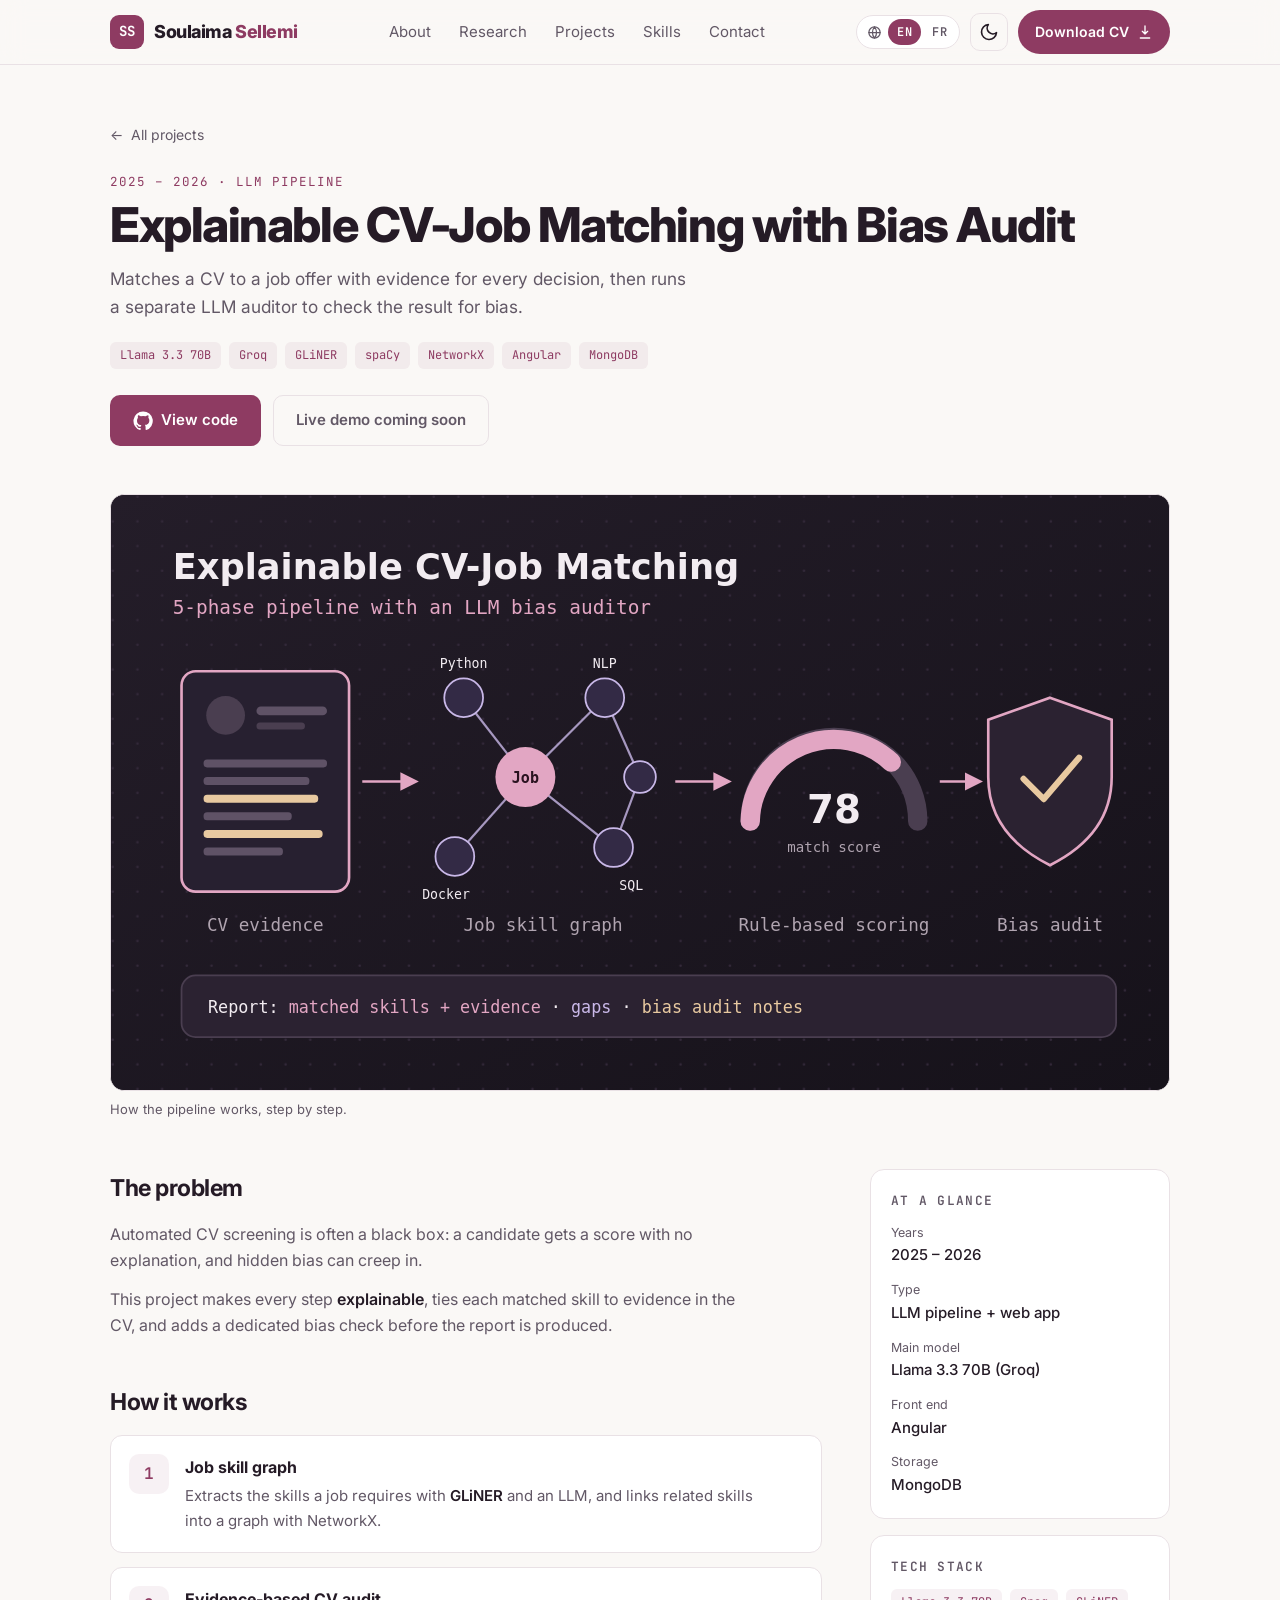
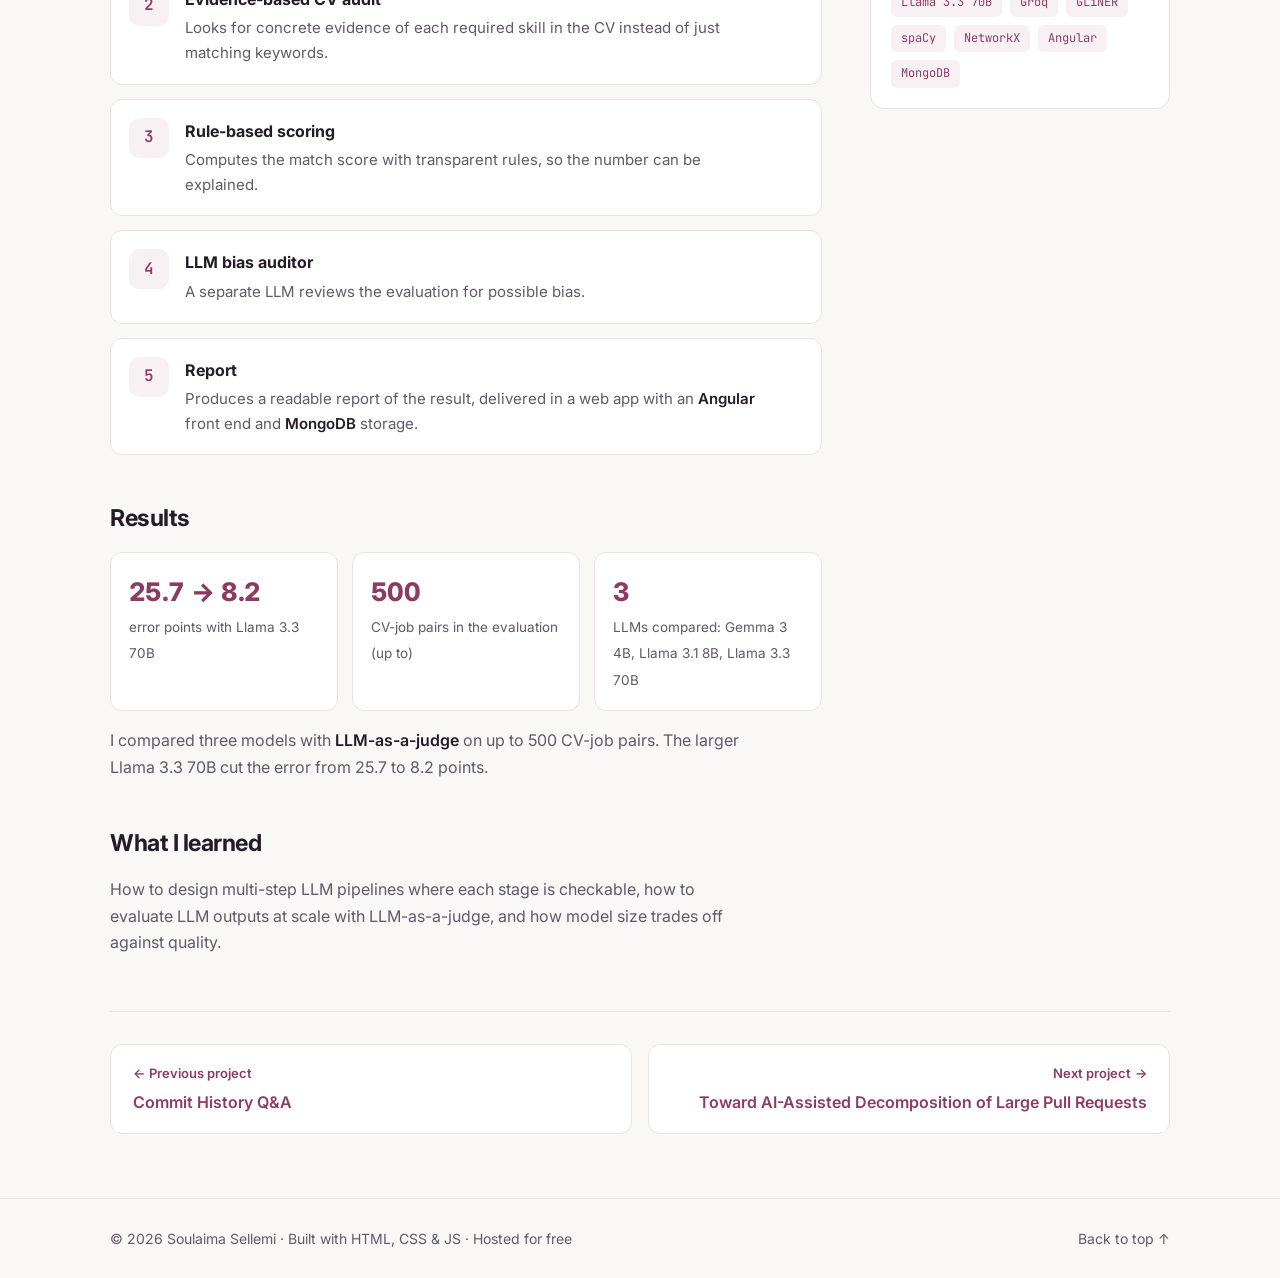
<file: portfolio/project-cv-matching.html>
<!doctype html>
<html lang="en">
<head>
  <meta charset="utf-8" />
  <meta name="viewport" content="width=device-width, initial-scale=1" />
  <title>Explainable CV-Job Matching with Bias Audit · Soulaima Sellemi</title>
  <meta name="description" content="Matches a CV to a job offer with evidence for every decision, then runs a separate LLM auditor to check the result for bias." />
  <meta property="og:title" content="Explainable CV-Job Matching with Bias Audit" />
  <meta property="og:description" content="Matches a CV to a job offer with evidence for every decision, then runs a separate LLM auditor to check the result for bias." />
  <meta property="og:type" content="website" />
  <link rel="icon" href="data:image/svg+xml,<svg xmlns='http://www.w3.org/2000/svg' viewBox='0 0 64 64'><rect width='64' height='64' rx='14' fill='%238e3b62'/><text x='50%' y='56%' dominant-baseline='middle' text-anchor='middle' font-family='monospace' font-size='30' font-weight='700' fill='%23ffffff'>SS</text></svg>" />
  <link rel="preconnect" href="https://fonts.googleapis.com" />
  <link rel="preconnect" href="https://fonts.gstatic.com" crossorigin />
  <link href="https://fonts.googleapis.com/css2?family=Inter:wght@400;500;600;700;800&family=JetBrains+Mono:wght@400;600&display=swap" rel="stylesheet" />
  <link rel="stylesheet" href="style.css" />
  <script>
    document.documentElement.classList.add("js");
    try {
      var t = localStorage.getItem("theme");
      if (t) document.documentElement.setAttribute("data-theme", t);
    } catch (e) {}
    try {
      var l = localStorage.getItem("lang");
      if (!l) l = (navigator.language || "en").toLowerCase().indexOf("fr") === 0 ? "fr" : "en";
      document.documentElement.lang = l;
    } catch (e) {}
  </script>
</head>
<body>
  <a class="skip-link" href="#main" data-i18n="a11y.skip">Skip to main content</a>
  <header class="nav" id="top">
    <div class="container nav-inner">
      <a href="index.html" class="logo" aria-label="Soulaima Sellemi">
        <span class="logo-mark" aria-hidden="true">SS</span>
        <span class="logo-full" aria-hidden="true">Soulaima <span class="accent">Sellemi</span></span>
      </a>
      <nav class="nav-links" id="navLinks" aria-label="Main">
        <a href="index.html#about" data-i18n="nav.about">About</a>
        <a href="index.html#experience" data-i18n="nav.research">Research</a>
        <a href="index.html#projects" data-i18n="nav.projects">Projects</a>
        <a href="index.html#skills" data-i18n="nav.skills">Skills</a>
        <a href="index.html#contact" data-i18n="nav.contact">Contact</a>
      </nav>
      <div class="nav-actions">
        <div class="lang-switch" role="group" aria-label="Language / Langue">
          <svg aria-hidden="true" focusable="false" viewBox="0 0 24 24"><circle cx="12" cy="12" r="9"/><path d="M3 12h18M12 3a14 14 0 0 1 0 18M12 3a14 14 0 0 0 0 18"/></svg>
          <button type="button" data-lang="en" aria-pressed="true" lang="en">EN</button>
          <button type="button" data-lang="fr" aria-pressed="false" lang="fr">FR</button>
        </div>
        <button class="icon-btn" id="themeToggle" type="button" aria-label="Switch to light mode">
          <svg aria-hidden="true" focusable="false" class="i-sun" viewBox="0 0 24 24"><circle cx="12" cy="12" r="4"/><path d="M12 2v2M12 20v2M4.9 4.9l1.4 1.4M17.7 17.7l1.4 1.4M2 12h2M20 12h2M4.9 19.1l1.4-1.4M17.7 6.3l1.4-1.4"/></svg>
          <svg aria-hidden="true" focusable="false" class="i-moon" viewBox="0 0 24 24"><path d="M21 12.8A9 9 0 1 1 11.2 3a7 7 0 0 0 9.8 9.8z"/></svg>
        </button>
        <a class="btn btn-primary btn-sm cv-btn" href="assets/Soulaima_Sellemi_CV.pdf" target="_blank" rel="noopener">
          <span class="cv-label" data-i18n="cta.cv">Download CV</span>
          <svg aria-hidden="true" focusable="false" viewBox="0 0 24 24"><path d="M12 3v12m0 0-4-4m4 4 4-4M5 21h14"/></svg>
          <span class="sr-only" data-i18n="a11y.newtab"> (opens in a new tab)</span>
        </a>
        <button class="icon-btn menu-btn" id="menuBtn" type="button" aria-label="Menu" aria-expanded="false" aria-controls="navLinks">
          <svg aria-hidden="true" focusable="false" viewBox="0 0 24 24"><path d="M4 7h16M4 12h16M4 17h16"/></svg>
        </button>
      </div>
    </div>
  </header>

  <main id="main" tabindex="-1">
    <div class="container">
      <section class="d-hero">
        <a class="crumb" href="index.html#projects"><span aria-hidden="true">←</span> <span data-i18n="pp.all">All projects</span></a>
        <p class="kicker mono" data-i18n="p.kicker">2025 – 2026 · LLM pipeline</p>
        <h1 data-i18n="p.title">Explainable CV-Job Matching with Bias Audit</h1>
        <p class="lead" data-i18n="p.lead">Matches a CV to a job offer with evidence for every decision, then runs a separate LLM auditor to check the result for bias.</p>
        <div class="tags"><span>Llama 3.3 70B</span><span>Groq</span><span>GLiNER</span><span>spaCy</span><span>NetworkX</span><span>Angular</span><span>MongoDB</span></div>
        <div class="d-actions">
          <!-- TODO: replace with the real repository link -->
          <a class="btn btn-primary" href="https://github.com/soulaimasellemi" target="_blank" rel="noopener"><svg aria-hidden="true" focusable="false" viewBox="0 0 24 24" class="fill"><path d="M12 .5a11.5 11.5 0 0 0-3.6 22.4c.6.1.8-.3.8-.6v-2c-3.2.7-3.9-1.5-3.9-1.5-.5-1.3-1.3-1.7-1.3-1.7-1-.7.1-.7.1-.7 1.2.1 1.8 1.2 1.8 1.2 1 1.8 2.8 1.3 3.5 1 .1-.8.4-1.3.7-1.6-2.6-.3-5.3-1.3-5.3-5.7 0-1.3.5-2.3 1.2-3.1-.1-.3-.5-1.5.1-3.1 0 0 1-.3 3.2 1.2a11 11 0 0 1 5.8 0C17.3 4.8 18.3 5 18.3 5c.6 1.6.2 2.8.1 3.1.8.8 1.2 1.9 1.2 3.1 0 4.4-2.7 5.4-5.3 5.7.4.4.8 1.1.8 2.2v3.2c0 .3.2.7.8.6A11.5 11.5 0 0 0 12 .5z"/></svg> <span data-i18n="pp.code">View code</span><span class="sr-only" data-i18n="a11y.newtab"> (opens in a new tab)</span></a>
          <!-- TODO: when the demo is online, replace this span with: <a class="btn btn-ghost" href="DEMO_URL" target="_blank" rel="noopener">Live demo</a> -->
          <span class="btn btn-off" data-i18n="pp.demoSoon">Live demo coming soon</span>
        </div>
      </section>

      <figure class="d-cover">
        <img src="assets/projects/cv-matching.svg" alt="Diagram of the Explainable CV-Job Matching with Bias Audit pipeline" width="1200" height="675" />
      </figure>
      <figcaption class="d-caption" data-i18n="pp.caption">How the pipeline works, step by step.</figcaption>

      <div class="d-layout">
        <div class="d-main">
          <section aria-labelledby="problem">
            <h2 id="problem" data-i18n="pp.problem">The problem</h2>
            <p data-i18n="p.problem0">Automated CV screening is often a black box: a candidate gets a score with no explanation, and hidden bias can creep in.</p>
            <p data-i18n="p.problem1">This project makes every step <strong>explainable</strong>, ties each matched skill to evidence in the CV, and adds a dedicated bias check before the report is produced.</p>
          </section>

          <section aria-labelledby="how">
            <h2 id="how" data-i18n="pp.how">How it works</h2>
            <ol class="steps">
              <li><div><h3 data-i18n="p.stepT0">Job skill graph</h3><p data-i18n="p.stepD0">Extracts the skills a job requires with <strong>GLiNER</strong> and an LLM, and links related skills into a graph with NetworkX.</p></div></li>
              <li><div><h3 data-i18n="p.stepT1">Evidence-based CV audit</h3><p data-i18n="p.stepD1">Looks for concrete evidence of each required skill in the CV instead of just matching keywords.</p></div></li>
              <li><div><h3 data-i18n="p.stepT2">Rule-based scoring</h3><p data-i18n="p.stepD2">Computes the match score with transparent rules, so the number can be explained.</p></div></li>
              <li><div><h3 data-i18n="p.stepT3">LLM bias auditor</h3><p data-i18n="p.stepD3">A separate LLM reviews the evaluation for possible bias.</p></div></li>
              <li><div><h3 data-i18n="p.stepT4">Report</h3><p data-i18n="p.stepD4">Produces a readable report of the result, delivered in a web app with an <strong>Angular</strong> front end and <strong>MongoDB</strong> storage.</p></div></li>
            </ol>
          </section>

          <section aria-labelledby="results">
            <h2 id="results" data-i18n="pp.results">Results</h2>
            <div class="d-metrics"><div><strong>25.7 → 8.2</strong><span data-i18n="p.m0">error points with Llama 3.3 70B</span></div><div><strong>500</strong><span data-i18n="p.m1">CV-job pairs in the evaluation (up to)</span></div><div><strong>3</strong><span data-i18n="p.m2">LLMs compared: Gemma 3 4B, Llama 3.1 8B, Llama 3.3 70B</span></div></div>
            <p style="margin-top:16px" data-i18n="p.mtext">I compared three models with <strong>LLM-as-a-judge</strong> on up to 500 CV-job pairs. The larger Llama 3.3 70B cut the error from 25.7 to 8.2 points.</p>
          </section>

          <section aria-labelledby="learned">
            <h2 id="learned" data-i18n="pp.learned">What I learned</h2>
            <p data-i18n="p.learned">How to design multi-step LLM pipelines where each stage is checkable, how to evaluate LLM outputs at scale with LLM-as-a-judge, and how model size trades off against quality.</p>
          </section>
        </div>

        <aside class="d-side" aria-label="Project facts" data-i18n-aria="aria.facts">
          <div class="d-box">
            <h2 data-i18n="pp.glance">At a glance</h2>
            <dl>
              <div><dt data-i18n="p.fk0">Years</dt><dd data-i18n="p.fv0">2025 – 2026</dd></div>
              <div><dt data-i18n="p.fk1">Type</dt><dd data-i18n="p.fv1">LLM pipeline + web app</dd></div>
              <div><dt data-i18n="p.fk2">Main model</dt><dd data-i18n="p.fv2">Llama 3.3 70B (Groq)</dd></div>
              <div><dt data-i18n="p.fk3">Front end</dt><dd data-i18n="p.fv3">Angular</dd></div>
              <div><dt data-i18n="p.fk4">Storage</dt><dd data-i18n="p.fv4">MongoDB</dd></div>
            </dl>
          </div>
          <div class="d-box">
            <h2 data-i18n="pp.stack">Tech stack</h2>
            <div class="tags"><span>Llama 3.3 70B</span><span>Groq</span><span>GLiNER</span><span>spaCy</span><span>NetworkX</span><span>Angular</span><span>MongoDB</span></div>
          </div>
        </aside>
      </div>

      <nav class="d-next" aria-label="More projects" data-i18n-aria="aria.more">
        <a href="project-commit-qa.html"><small><span aria-hidden="true">←</span> <span data-i18n="pp.prev">Previous project</span></small><span data-i18n="p.prevTitle">Commit History Q&amp;A</span></a>
        <a href="project-pr-decomposition.html" class="next"><small><span data-i18n="pp.next">Next project</span> <span aria-hidden="true">→</span></small><span data-i18n="p.nextTitle">Toward AI-Assisted Decomposition of Large Pull Requests</span></a>
      </nav>
    </div>
  </main>

  <footer class="footer">
    <div class="container footer-inner">
      <p class="muted">© <span id="year"></span> Soulaima Sellemi · <span data-i18n="footer.built">Built with HTML, CSS &amp; JS · Hosted for free</span></p>
      <a href="#main" class="muted"><span data-i18n="footer.top">Back to top</span> <span aria-hidden="true">↑</span></a>
    </div>
  </footer>

  <script>window.PAGE_FR = {"p.problem0": "Le tri automatique des CV est souvent une boîte noire : le candidat reçoit un score sans explication, et des biais cachés peuvent s’y glisser.", "p.problem1": "Ce projet rend chaque étape <strong>explicable<\/strong>, relie chaque compétence retenue à une preuve dans le CV, et ajoute une vérification dédiée des biais avant de produire le rapport.", "p.stepT0": "Graphe des compétences du poste", "p.stepD0": "Extraction des compétences requises avec <strong>GLiNER<\/strong> et un LLM, puis liaison des compétences proches dans un graphe NetworkX.", "p.stepT1": "Audit du CV fondé sur des preuves", "p.stepD1": "Recherche de preuves concrètes de chaque compétence dans le CV, au lieu d’un simple appariement de mots-clés.", "p.stepT2": "Score à base de règles", "p.stepD2": "Calcul du score avec des règles transparentes, pour que le chiffre puisse être expliqué.", "p.stepT3": "Auditeur LLM des biais", "p.stepD3": "Un LLM distinct relit l’évaluation pour repérer d’éventuels biais.", "p.stepT4": "Rapport", "p.stepD4": "Production d’un rapport lisible, dans une application web avec un front-end <strong>Angular<\/strong> et un stockage <strong>MongoDB<\/strong>.", "p.fk0": "Années", "p.fv0": "2025 – 2026", "p.fk1": "Type", "p.fv1": "Pipeline LLM + application web", "p.fk2": "Modèle principal", "p.fv2": "Llama 3.3 70B (Groq)", "p.fk3": "Front-end", "p.fv3": "Angular", "p.fk4": "Stockage", "p.fv4": "MongoDB", "p.m0": "points d’erreur avec Llama 3.3 70B", "p.m1": "paires CV-offre évaluées (jusqu’à)", "p.m2": "LLM comparés : Gemma 3 4B, Llama 3.1 8B, Llama 3.3 70B", "p.mtext": "J’ai comparé trois modèles avec la méthode <strong>LLM-as-a-judge<\/strong> sur jusqu’à 500 paires CV-offre. Le plus grand, Llama 3.3 70B, fait passer l’erreur de 25,7 à 8,2 points.", "p.prevTitle": "Q&R sur l’historique des commits", "p.nextTitle": "Vers une décomposition assistée par IA des grandes pull requests", "p.kicker": "2025 – 2026 · Pipeline LLM", "p.title": "Matching CV-offre explicable avec audit des biais", "p.lead": "Associe un CV à une offre d’emploi en justifiant chaque décision, puis fait vérifier le résultat par un auditeur LLM indépendant pour détecter les biais.", "p.learned": "Comment concevoir des pipelines LLM en plusieurs étapes dont chaque étape est vérifiable, comment évaluer des sorties de LLM à grande échelle avec LLM-as-a-judge, et comment la taille du modèle se compare à la qualité."};</script>
  <script src="i18n.js"></script>
  <script src="script.js"></script>
</body>
</html>
</file>
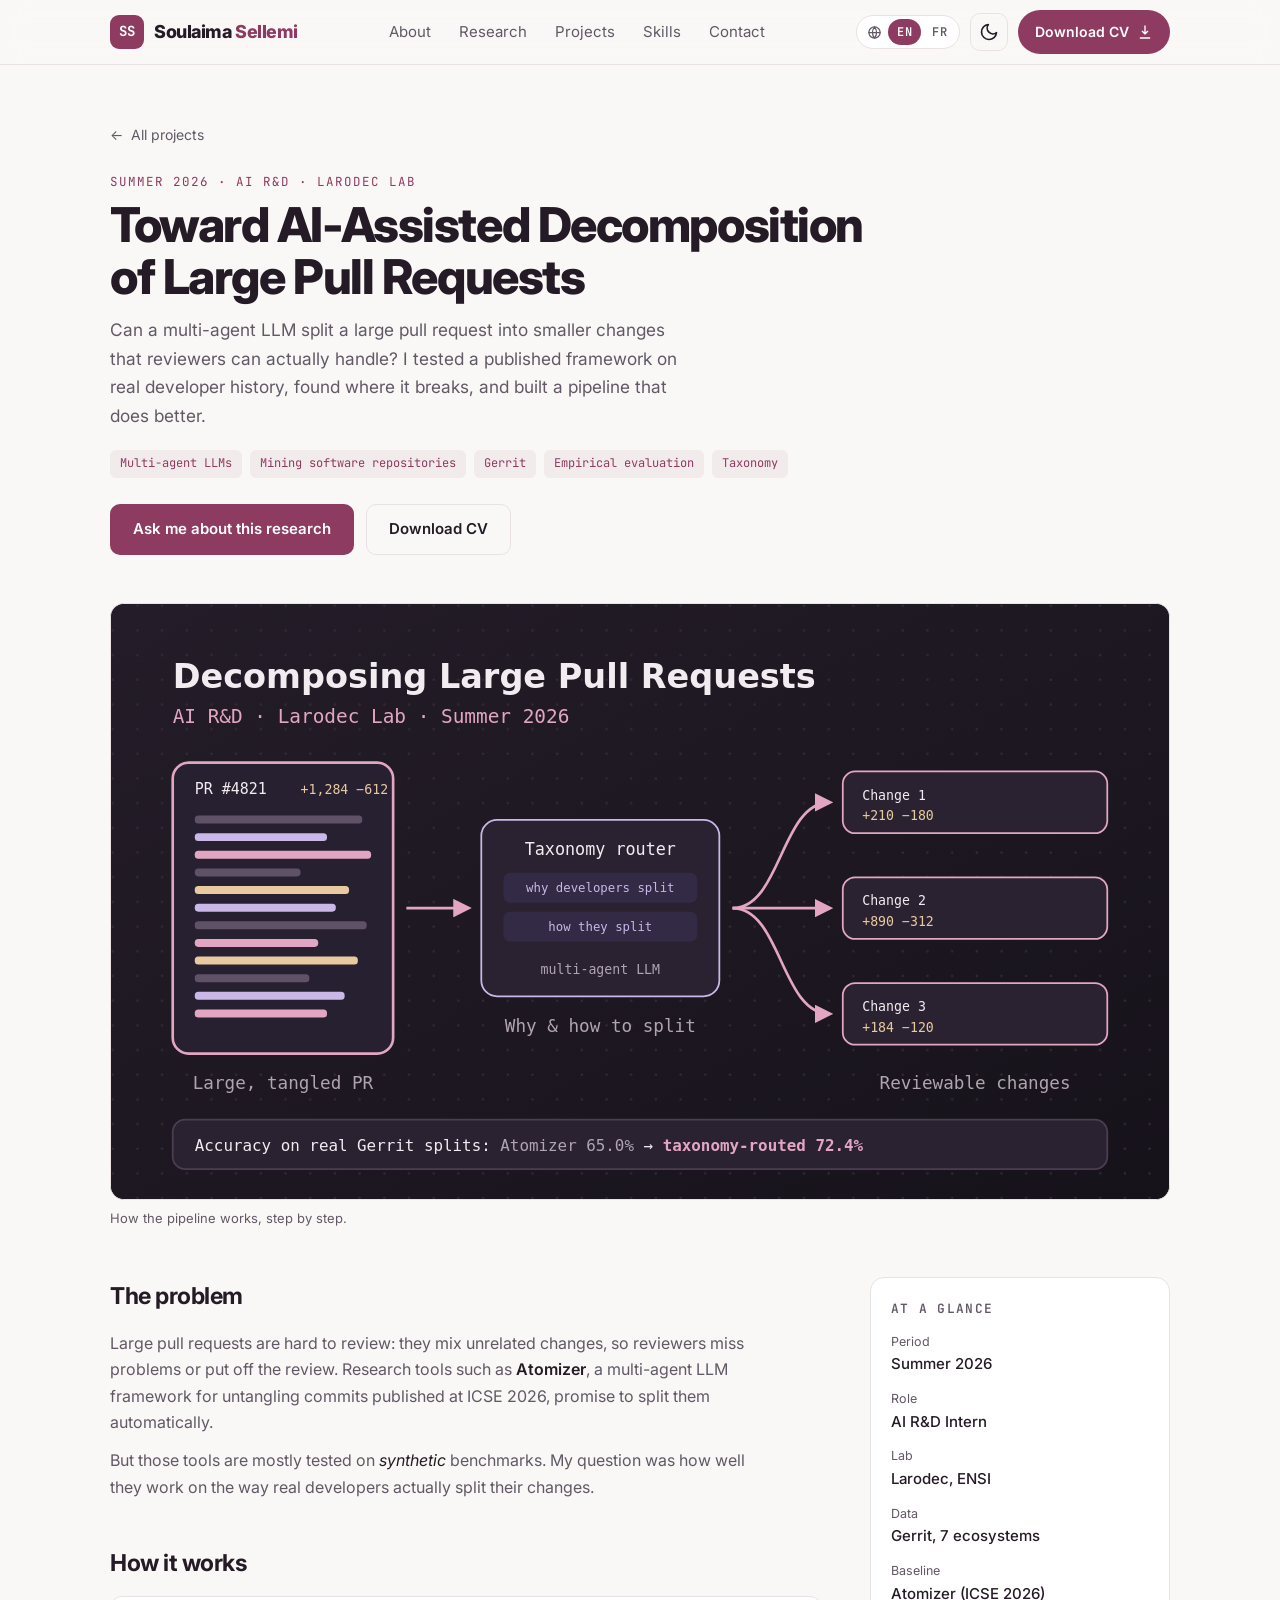
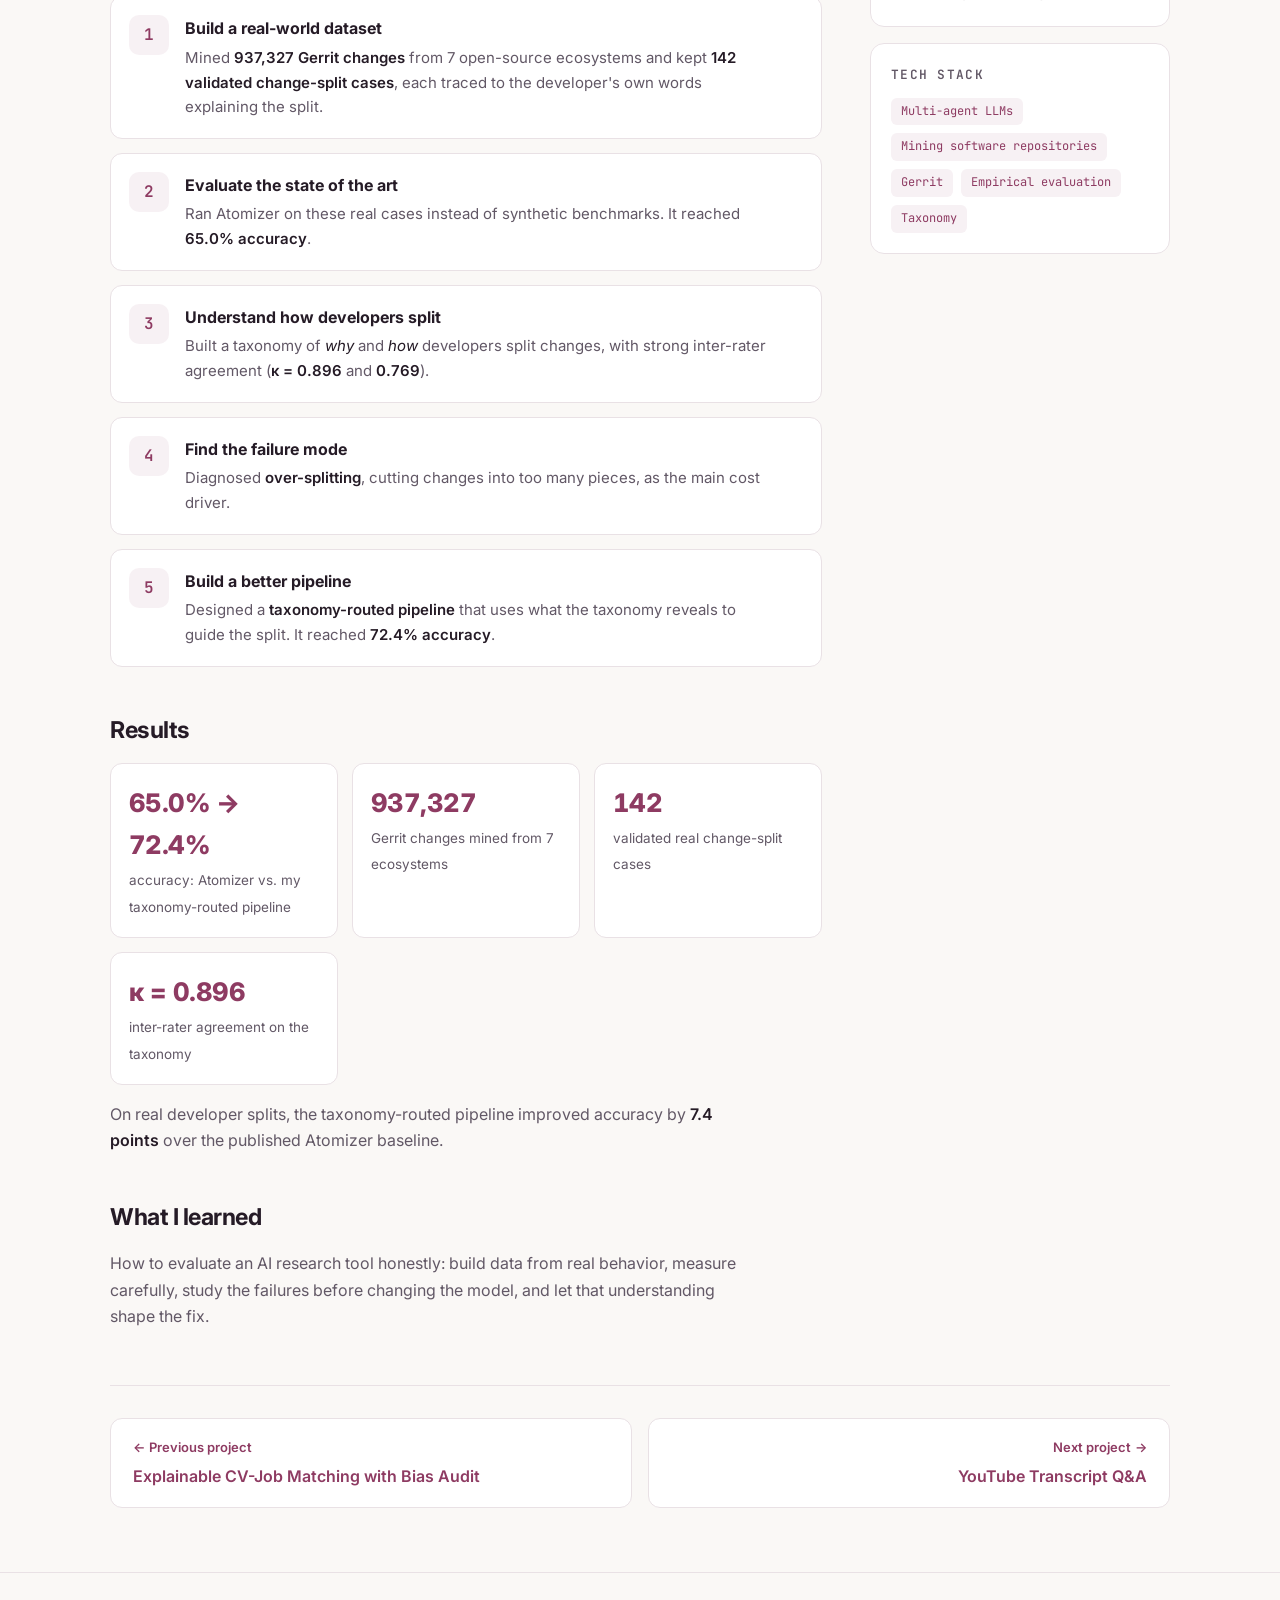
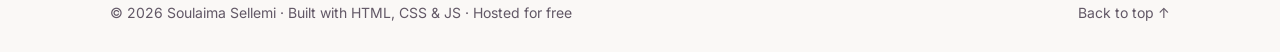
<file: portfolio/project-pr-decomposition.html>
<!doctype html>
<html lang="en">
<head>
  <meta charset="utf-8" />
  <meta name="viewport" content="width=device-width, initial-scale=1" />
  <title>Toward AI-Assisted Decomposition of Large Pull Requests · Soulaima Sellemi</title>
  <meta name="description" content="Can a multi-agent LLM split a large pull request into smaller changes that reviewers can actually handle? I tested a published framework on real developer history, found where it breaks, and built a pipeline that does better." />
  <meta property="og:title" content="Toward AI-Assisted Decomposition of Large Pull Requests" />
  <meta property="og:description" content="Can a multi-agent LLM split a large pull request into smaller changes that reviewers can actually handle? I tested a published framework on real developer history, found where it breaks, and built a pipeline that does better." />
  <meta property="og:type" content="website" />
  <link rel="icon" href="data:image/svg+xml,<svg xmlns='http://www.w3.org/2000/svg' viewBox='0 0 64 64'><rect width='64' height='64' rx='14' fill='%238e3b62'/><text x='50%' y='56%' dominant-baseline='middle' text-anchor='middle' font-family='monospace' font-size='30' font-weight='700' fill='%23ffffff'>SS</text></svg>" />
  <link rel="preconnect" href="https://fonts.googleapis.com" />
  <link rel="preconnect" href="https://fonts.gstatic.com" crossorigin />
  <link href="https://fonts.googleapis.com/css2?family=Inter:wght@400;500;600;700;800&family=JetBrains+Mono:wght@400;600&display=swap" rel="stylesheet" />
  <link rel="stylesheet" href="style.css" />
  <script>
    document.documentElement.classList.add("js");
    try {
      var t = localStorage.getItem("theme");
      if (t) document.documentElement.setAttribute("data-theme", t);
    } catch (e) {}
    try {
      var l = localStorage.getItem("lang");
      if (!l) l = (navigator.language || "en").toLowerCase().indexOf("fr") === 0 ? "fr" : "en";
      document.documentElement.lang = l;
    } catch (e) {}
  </script>
</head>
<body>
  <a class="skip-link" href="#main" data-i18n="a11y.skip">Skip to main content</a>
  <header class="nav" id="top">
    <div class="container nav-inner">
      <a href="index.html" class="logo" aria-label="Soulaima Sellemi">
        <span class="logo-mark" aria-hidden="true">SS</span>
        <span class="logo-full" aria-hidden="true">Soulaima <span class="accent">Sellemi</span></span>
      </a>
      <nav class="nav-links" id="navLinks" aria-label="Main">
        <a href="index.html#about" data-i18n="nav.about">About</a>
        <a href="index.html#experience" data-i18n="nav.research">Research</a>
        <a href="index.html#projects" data-i18n="nav.projects">Projects</a>
        <a href="index.html#skills" data-i18n="nav.skills">Skills</a>
        <a href="index.html#contact" data-i18n="nav.contact">Contact</a>
      </nav>
      <div class="nav-actions">
        <div class="lang-switch" role="group" aria-label="Language / Langue">
          <svg aria-hidden="true" focusable="false" viewBox="0 0 24 24"><circle cx="12" cy="12" r="9"/><path d="M3 12h18M12 3a14 14 0 0 1 0 18M12 3a14 14 0 0 0 0 18"/></svg>
          <button type="button" data-lang="en" aria-pressed="true" lang="en">EN</button>
          <button type="button" data-lang="fr" aria-pressed="false" lang="fr">FR</button>
        </div>
        <button class="icon-btn" id="themeToggle" type="button" aria-label="Switch to light mode">
          <svg aria-hidden="true" focusable="false" class="i-sun" viewBox="0 0 24 24"><circle cx="12" cy="12" r="4"/><path d="M12 2v2M12 20v2M4.9 4.9l1.4 1.4M17.7 17.7l1.4 1.4M2 12h2M20 12h2M4.9 19.1l1.4-1.4M17.7 6.3l1.4-1.4"/></svg>
          <svg aria-hidden="true" focusable="false" class="i-moon" viewBox="0 0 24 24"><path d="M21 12.8A9 9 0 1 1 11.2 3a7 7 0 0 0 9.8 9.8z"/></svg>
        </button>
        <a class="btn btn-primary btn-sm cv-btn" href="assets/Soulaima_Sellemi_CV.pdf" target="_blank" rel="noopener">
          <span class="cv-label" data-i18n="cta.cv">Download CV</span>
          <svg aria-hidden="true" focusable="false" viewBox="0 0 24 24"><path d="M12 3v12m0 0-4-4m4 4 4-4M5 21h14"/></svg>
          <span class="sr-only" data-i18n="a11y.newtab"> (opens in a new tab)</span>
        </a>
        <button class="icon-btn menu-btn" id="menuBtn" type="button" aria-label="Menu" aria-expanded="false" aria-controls="navLinks">
          <svg aria-hidden="true" focusable="false" viewBox="0 0 24 24"><path d="M4 7h16M4 12h16M4 17h16"/></svg>
        </button>
      </div>
    </div>
  </header>

  <main id="main" tabindex="-1">
    <div class="container">
      <section class="d-hero">
        <a class="crumb" href="index.html#projects"><span aria-hidden="true">←</span> <span data-i18n="pp.all">All projects</span></a>
        <p class="kicker mono" data-i18n="p.kicker">Summer 2026 · AI R&amp;D · Larodec Lab</p>
        <h1 data-i18n="p.title">Toward AI-Assisted Decomposition of Large Pull Requests</h1>
        <p class="lead" data-i18n="p.lead">Can a multi-agent LLM split a large pull request into smaller changes that reviewers can actually handle? I tested a published framework on real developer history, found where it breaks, and built a pipeline that does better.</p>
        <div class="tags"><span>Multi-agent LLMs</span><span>Mining software repositories</span><span>Gerrit</span><span>Empirical evaluation</span><span>Taxonomy</span></div>
        <div class="d-actions">
          <a class="btn btn-primary" href="index.html#contact"><span data-i18n="pp.ask">Ask me about this research</span></a>
          <a class="btn btn-ghost" href="assets/Soulaima_Sellemi_CV.pdf" target="_blank" rel="noopener"><span data-i18n="cta.cv">Download CV</span><span class="sr-only" data-i18n="a11y.newtab"> (opens in a new tab)</span></a>
        </div>
      </section>

      <figure class="d-cover">
        <img src="assets/projects/pr-decomposition.svg" alt="Diagram of the Toward AI-Assisted Decomposition of Large Pull Requests pipeline" width="1200" height="675" />
      </figure>
      <figcaption class="d-caption" data-i18n="pp.caption">How the pipeline works, step by step.</figcaption>

      <div class="d-layout">
        <div class="d-main">
          <section aria-labelledby="problem">
            <h2 id="problem" data-i18n="pp.problem">The problem</h2>
            <p data-i18n="p.problem0">Large pull requests are hard to review: they mix unrelated changes, so reviewers miss problems or put off the review. Research tools such as <strong>Atomizer</strong>, a multi-agent LLM framework for untangling commits published at ICSE 2026, promise to split them automatically.</p>
            <p data-i18n="p.problem1">But those tools are mostly tested on <em>synthetic</em> benchmarks. My question was how well they work on the way real developers actually split their changes.</p>
          </section>

          <section aria-labelledby="how">
            <h2 id="how" data-i18n="pp.how">How it works</h2>
            <ol class="steps">
              <li><div><h3 data-i18n="p.stepT0">Build a real-world dataset</h3><p data-i18n="p.stepD0">Mined <strong>937,327 Gerrit changes</strong> from 7 open-source ecosystems and kept <strong>142 validated change-split cases</strong>, each traced to the developer's own words explaining the split.</p></div></li>
              <li><div><h3 data-i18n="p.stepT1">Evaluate the state of the art</h3><p data-i18n="p.stepD1">Ran Atomizer on these real cases instead of synthetic benchmarks. It reached <strong>65.0% accuracy</strong>.</p></div></li>
              <li><div><h3 data-i18n="p.stepT2">Understand how developers split</h3><p data-i18n="p.stepD2">Built a taxonomy of <em>why</em> and <em>how</em> developers split changes, with strong inter-rater agreement (<strong>κ = 0.896</strong> and <strong>0.769</strong>).</p></div></li>
              <li><div><h3 data-i18n="p.stepT3">Find the failure mode</h3><p data-i18n="p.stepD3">Diagnosed <strong>over-splitting</strong>, cutting changes into too many pieces, as the main cost driver.</p></div></li>
              <li><div><h3 data-i18n="p.stepT4">Build a better pipeline</h3><p data-i18n="p.stepD4">Designed a <strong>taxonomy-routed pipeline</strong> that uses what the taxonomy reveals to guide the split. It reached <strong>72.4% accuracy</strong>.</p></div></li>
            </ol>
          </section>

          <section aria-labelledby="results">
            <h2 id="results" data-i18n="pp.results">Results</h2>
            <div class="d-metrics"><div><strong>65.0% → 72.4%</strong><span data-i18n="p.m0">accuracy: Atomizer vs. my taxonomy-routed pipeline</span></div><div><strong>937,327</strong><span data-i18n="p.m1">Gerrit changes mined from 7 ecosystems</span></div><div><strong>142</strong><span data-i18n="p.m2">validated real change-split cases</span></div><div><strong>κ = 0.896</strong><span data-i18n="p.m3">inter-rater agreement on the taxonomy</span></div></div>
            <p style="margin-top:16px" data-i18n="p.mtext">On real developer splits, the taxonomy-routed pipeline improved accuracy by <strong>7.4 points</strong> over the published Atomizer baseline.</p>
          </section>

          <section aria-labelledby="learned">
            <h2 id="learned" data-i18n="pp.learned">What I learned</h2>
            <p data-i18n="p.learned">How to evaluate an AI research tool honestly: build data from real behavior, measure carefully, study the failures before changing the model, and let that understanding shape the fix.</p>
          </section>
        </div>

        <aside class="d-side" aria-label="Project facts" data-i18n-aria="aria.facts">
          <div class="d-box">
            <h2 data-i18n="pp.glance">At a glance</h2>
            <dl>
              <div><dt data-i18n="p.fk0">Period</dt><dd data-i18n="p.fv0">Summer 2026</dd></div>
              <div><dt data-i18n="p.fk1">Role</dt><dd data-i18n="p.fv1">AI R&amp;D Intern</dd></div>
              <div><dt data-i18n="p.fk2">Lab</dt><dd data-i18n="p.fv2">Larodec, ENSI</dd></div>
              <div><dt data-i18n="p.fk3">Data</dt><dd data-i18n="p.fv3">Gerrit, 7 ecosystems</dd></div>
              <div><dt data-i18n="p.fk4">Baseline</dt><dd data-i18n="p.fv4">Atomizer (ICSE 2026)</dd></div>
            </dl>
          </div>
          <div class="d-box">
            <h2 data-i18n="pp.stack">Tech stack</h2>
            <div class="tags"><span>Multi-agent LLMs</span><span>Mining software repositories</span><span>Gerrit</span><span>Empirical evaluation</span><span>Taxonomy</span></div>
          </div>
        </aside>
      </div>

      <nav class="d-next" aria-label="More projects" data-i18n-aria="aria.more">
        <a href="project-cv-matching.html"><small><span aria-hidden="true">←</span> <span data-i18n="pp.prev">Previous project</span></small><span data-i18n="p.prevTitle">Explainable CV-Job Matching with Bias Audit</span></a>
        <a href="project-youtube-qa.html" class="next"><small><span data-i18n="pp.next">Next project</span> <span aria-hidden="true">→</span></small><span data-i18n="p.nextTitle">YouTube Transcript Q&amp;A</span></a>
      </nav>
    </div>
  </main>

  <footer class="footer">
    <div class="container footer-inner">
      <p class="muted">© <span id="year"></span> Soulaima Sellemi · <span data-i18n="footer.built">Built with HTML, CSS &amp; JS · Hosted for free</span></p>
      <a href="#main" class="muted"><span data-i18n="footer.top">Back to top</span> <span aria-hidden="true">↑</span></a>
    </div>
  </footer>

  <script>window.PAGE_FR = {"p.problem0": "Les grandes pull requests sont difficiles à relire : elles mélangent des changements sans rapport, si bien que les relecteurs passent à côté de problèmes ou repoussent la revue. Des outils de recherche comme <strong>Atomizer<\/strong>, un framework LLM multi-agents publié à ICSE 2026, promettent de les découper automatiquement.", "p.problem1": "Mais ces outils sont surtout évalués sur des benchmarks <em>synthétiques<\/em>. Ma question : fonctionnent-ils sur la façon dont les développeurs découpent réellement leurs changements ?", "p.stepT0": "Construire un jeu de données réel", "p.stepD0": "Collecte de <strong>937 327 changements Gerrit<\/strong> issus de 7 écosystèmes open source, réduits à <strong>142 cas de découpage validés<\/strong>, chacun relié aux propres mots du développeur qui explique le découpage.", "p.stepT1": "Évaluer l’état de l’art", "p.stepD1": "Exécution d’Atomizer sur ces cas réels plutôt que sur des benchmarks synthétiques : <strong>65,0 % de précision<\/strong>.", "p.stepT2": "Comprendre comment les développeurs découpent", "p.stepD2": "Construction d’une taxonomie du <em>pourquoi<\/em> et du <em>comment<\/em> du découpage, avec un fort accord inter-annotateurs (<strong>κ = 0,896<\/strong> et <strong>0,769<\/strong>).", "p.stepT3": "Trouver la cause des erreurs", "p.stepD3": "Identification du <strong>sur-découpage<\/strong>, c’est-à-dire couper un changement en trop de morceaux, comme principale source d’erreur.", "p.stepT4": "Construire un meilleur pipeline", "p.stepD4": "Conception d’un <strong>pipeline guidé par la taxonomie<\/strong> qui s’appuie sur ces enseignements pour orienter le découpage : <strong>72,4 % de précision<\/strong>.", "p.fk0": "Période", "p.fv0": "Été 2026", "p.fk1": "Rôle", "p.fv1": "Stagiaire R&D en IA", "p.fk2": "Laboratoire", "p.fv2": "Larodec, ENSI", "p.fk3": "Données", "p.fv3": "Gerrit, 7 écosystèmes", "p.fk4": "Référence", "p.fv4": "Atomizer (ICSE 2026)", "p.m0": "précision : Atomizer vs. mon pipeline guidé par la taxonomie", "p.m1": "changements Gerrit collectés dans 7 écosystèmes", "p.m2": "cas réels de découpage validés", "p.m3": "accord inter-annotateurs sur la taxonomie", "p.mtext": "Sur des découpages réels, le pipeline guidé par la taxonomie améliore la précision de <strong>7,4 points<\/strong> par rapport à la référence Atomizer publiée.", "p.prevTitle": "Matching CV-offre explicable avec audit des biais", "p.nextTitle": "Q&R sur transcriptions YouTube", "p.kicker": "Été 2026 · R&D en IA · Laboratoire Larodec", "p.title": "Vers une décomposition assistée par IA des grandes pull requests", "p.lead": "Un LLM multi-agents peut-il découper une grande pull request en changements plus petits, réellement révisables ? J’ai testé un framework publié sur l’historique réel des développeurs, trouvé où il échoue, puis construit un pipeline plus performant.", "p.learned": "Comment évaluer honnêtement un outil de recherche en IA : construire des données à partir de comportements réels, mesurer avec rigueur, étudier les échecs avant de modifier le modèle, et laisser cette compréhension guider la solution."};</script>
  <script src="i18n.js"></script>
  <script src="script.js"></script>
</body>
</html>
</file>
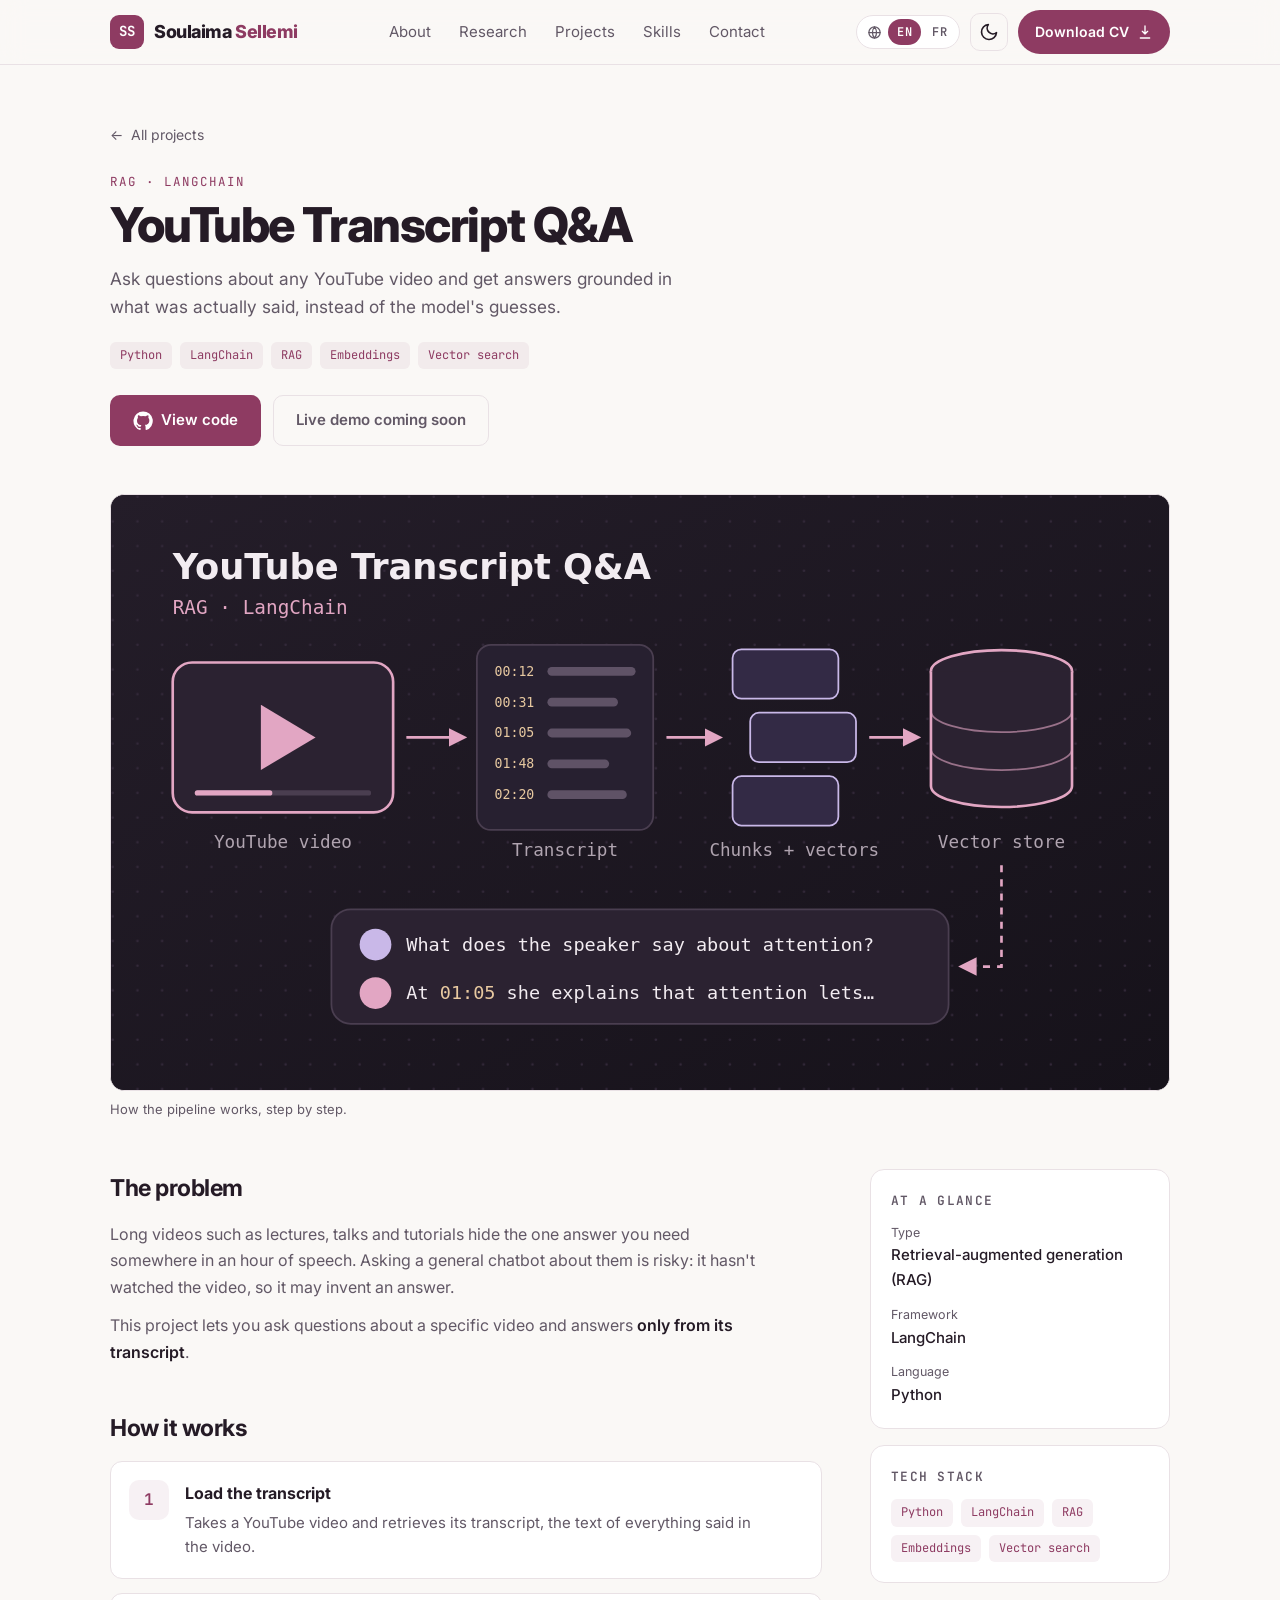
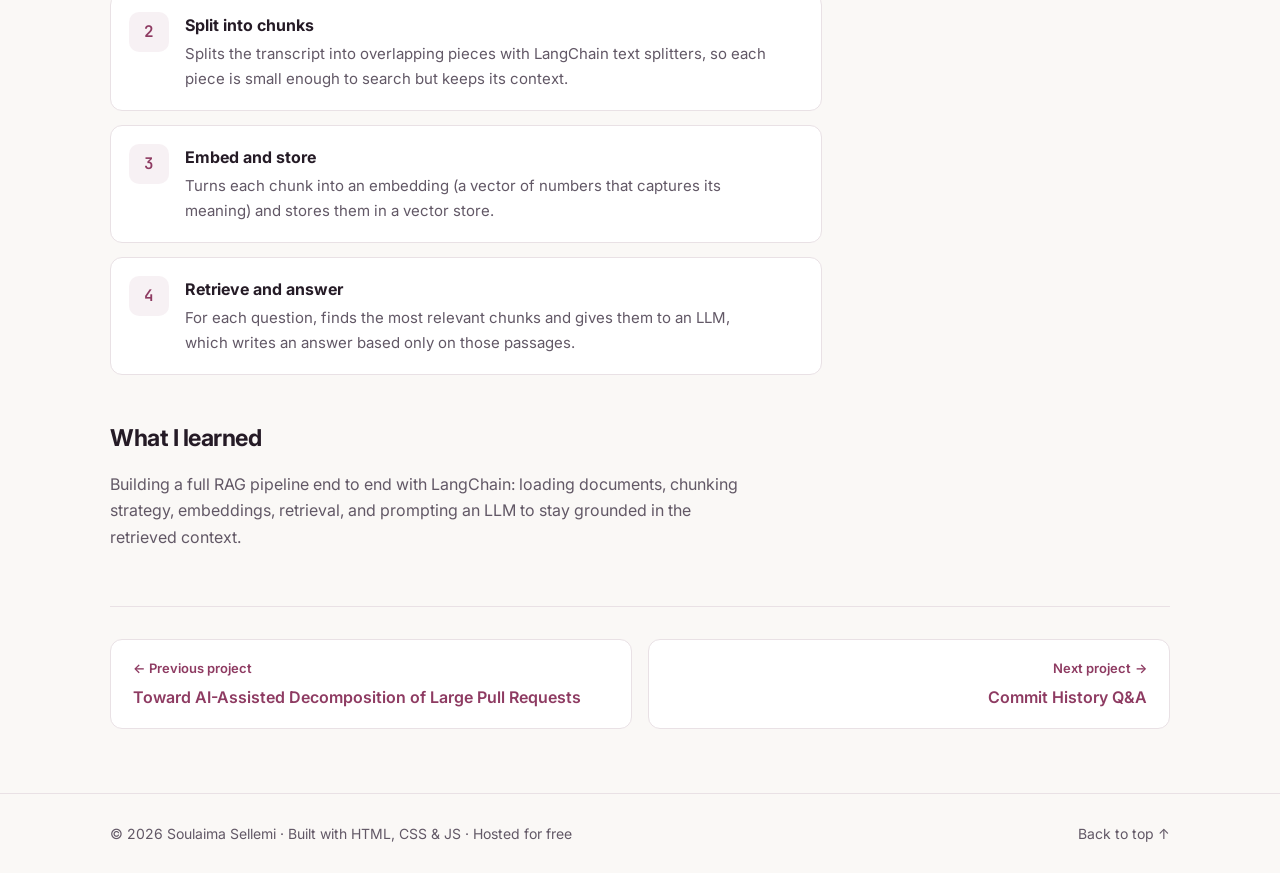
<file: portfolio/project-youtube-qa.html>
<!doctype html>
<html lang="en">
<head>
  <meta charset="utf-8" />
  <meta name="viewport" content="width=device-width, initial-scale=1" />
  <title>YouTube Transcript Q&amp;A · Soulaima Sellemi</title>
  <meta name="description" content="Ask questions about any YouTube video and get answers grounded in what was actually said, instead of the model&#x27;s guesses." />
  <meta property="og:title" content="YouTube Transcript Q&amp;A" />
  <meta property="og:description" content="Ask questions about any YouTube video and get answers grounded in what was actually said, instead of the model&#x27;s guesses." />
  <meta property="og:type" content="website" />
  <link rel="icon" href="data:image/svg+xml,<svg xmlns='http://www.w3.org/2000/svg' viewBox='0 0 64 64'><rect width='64' height='64' rx='14' fill='%238e3b62'/><text x='50%' y='56%' dominant-baseline='middle' text-anchor='middle' font-family='monospace' font-size='30' font-weight='700' fill='%23ffffff'>SS</text></svg>" />
  <link rel="preconnect" href="https://fonts.googleapis.com" />
  <link rel="preconnect" href="https://fonts.gstatic.com" crossorigin />
  <link href="https://fonts.googleapis.com/css2?family=Inter:wght@400;500;600;700;800&family=JetBrains+Mono:wght@400;600&display=swap" rel="stylesheet" />
  <link rel="stylesheet" href="style.css" />
  <script>
    document.documentElement.classList.add("js");
    try {
      var t = localStorage.getItem("theme");
      if (t) document.documentElement.setAttribute("data-theme", t);
    } catch (e) {}
    try {
      var l = localStorage.getItem("lang");
      if (!l) l = (navigator.language || "en").toLowerCase().indexOf("fr") === 0 ? "fr" : "en";
      document.documentElement.lang = l;
    } catch (e) {}
  </script>
</head>
<body>
  <a class="skip-link" href="#main" data-i18n="a11y.skip">Skip to main content</a>
  <header class="nav" id="top">
    <div class="container nav-inner">
      <a href="index.html" class="logo" aria-label="Soulaima Sellemi">
        <span class="logo-mark" aria-hidden="true">SS</span>
        <span class="logo-full" aria-hidden="true">Soulaima <span class="accent">Sellemi</span></span>
      </a>
      <nav class="nav-links" id="navLinks" aria-label="Main">
        <a href="index.html#about" data-i18n="nav.about">About</a>
        <a href="index.html#experience" data-i18n="nav.research">Research</a>
        <a href="index.html#projects" data-i18n="nav.projects">Projects</a>
        <a href="index.html#skills" data-i18n="nav.skills">Skills</a>
        <a href="index.html#contact" data-i18n="nav.contact">Contact</a>
      </nav>
      <div class="nav-actions">
        <div class="lang-switch" role="group" aria-label="Language / Langue">
          <svg aria-hidden="true" focusable="false" viewBox="0 0 24 24"><circle cx="12" cy="12" r="9"/><path d="M3 12h18M12 3a14 14 0 0 1 0 18M12 3a14 14 0 0 0 0 18"/></svg>
          <button type="button" data-lang="en" aria-pressed="true" lang="en">EN</button>
          <button type="button" data-lang="fr" aria-pressed="false" lang="fr">FR</button>
        </div>
        <button class="icon-btn" id="themeToggle" type="button" aria-label="Switch to light mode">
          <svg aria-hidden="true" focusable="false" class="i-sun" viewBox="0 0 24 24"><circle cx="12" cy="12" r="4"/><path d="M12 2v2M12 20v2M4.9 4.9l1.4 1.4M17.7 17.7l1.4 1.4M2 12h2M20 12h2M4.9 19.1l1.4-1.4M17.7 6.3l1.4-1.4"/></svg>
          <svg aria-hidden="true" focusable="false" class="i-moon" viewBox="0 0 24 24"><path d="M21 12.8A9 9 0 1 1 11.2 3a7 7 0 0 0 9.8 9.8z"/></svg>
        </button>
        <a class="btn btn-primary btn-sm cv-btn" href="assets/Soulaima_Sellemi_CV.pdf" target="_blank" rel="noopener">
          <span class="cv-label" data-i18n="cta.cv">Download CV</span>
          <svg aria-hidden="true" focusable="false" viewBox="0 0 24 24"><path d="M12 3v12m0 0-4-4m4 4 4-4M5 21h14"/></svg>
          <span class="sr-only" data-i18n="a11y.newtab"> (opens in a new tab)</span>
        </a>
        <button class="icon-btn menu-btn" id="menuBtn" type="button" aria-label="Menu" aria-expanded="false" aria-controls="navLinks">
          <svg aria-hidden="true" focusable="false" viewBox="0 0 24 24"><path d="M4 7h16M4 12h16M4 17h16"/></svg>
        </button>
      </div>
    </div>
  </header>

  <main id="main" tabindex="-1">
    <div class="container">
      <section class="d-hero">
        <a class="crumb" href="index.html#projects"><span aria-hidden="true">←</span> <span data-i18n="pp.all">All projects</span></a>
        <p class="kicker mono" data-i18n="p.kicker">RAG · LangChain</p>
        <h1 data-i18n="p.title">YouTube Transcript Q&amp;A</h1>
        <p class="lead" data-i18n="p.lead">Ask questions about any YouTube video and get answers grounded in what was actually said, instead of the model&#x27;s guesses.</p>
        <div class="tags"><span>Python</span><span>LangChain</span><span>RAG</span><span>Embeddings</span><span>Vector search</span></div>
        <div class="d-actions">
          <!-- TODO: replace with the real repository link -->
          <a class="btn btn-primary" href="https://github.com/soulaimasellemi" target="_blank" rel="noopener"><svg aria-hidden="true" focusable="false" viewBox="0 0 24 24" class="fill"><path d="M12 .5a11.5 11.5 0 0 0-3.6 22.4c.6.1.8-.3.8-.6v-2c-3.2.7-3.9-1.5-3.9-1.5-.5-1.3-1.3-1.7-1.3-1.7-1-.7.1-.7.1-.7 1.2.1 1.8 1.2 1.8 1.2 1 1.8 2.8 1.3 3.5 1 .1-.8.4-1.3.7-1.6-2.6-.3-5.3-1.3-5.3-5.7 0-1.3.5-2.3 1.2-3.1-.1-.3-.5-1.5.1-3.1 0 0 1-.3 3.2 1.2a11 11 0 0 1 5.8 0C17.3 4.8 18.3 5 18.3 5c.6 1.6.2 2.8.1 3.1.8.8 1.2 1.9 1.2 3.1 0 4.4-2.7 5.4-5.3 5.7.4.4.8 1.1.8 2.2v3.2c0 .3.2.7.8.6A11.5 11.5 0 0 0 12 .5z"/></svg> <span data-i18n="pp.code">View code</span><span class="sr-only" data-i18n="a11y.newtab"> (opens in a new tab)</span></a>
          <!-- TODO: when the demo is online, replace this span with: <a class="btn btn-ghost" href="DEMO_URL" target="_blank" rel="noopener">Live demo</a> -->
          <span class="btn btn-off" data-i18n="pp.demoSoon">Live demo coming soon</span>
        </div>
      </section>

      <figure class="d-cover">
        <img src="assets/projects/youtube-qa.svg" alt="Diagram of the YouTube Transcript Q&amp;A pipeline" width="1200" height="675" />
      </figure>
      <figcaption class="d-caption" data-i18n="pp.caption">How the pipeline works, step by step.</figcaption>

      <div class="d-layout">
        <div class="d-main">
          <section aria-labelledby="problem">
            <h2 id="problem" data-i18n="pp.problem">The problem</h2>
            <p data-i18n="p.problem0">Long videos such as lectures, talks and tutorials hide the one answer you need somewhere in an hour of speech. Asking a general chatbot about them is risky: it hasn't watched the video, so it may invent an answer.</p>
            <p data-i18n="p.problem1">This project lets you ask questions about a specific video and answers <strong>only from its transcript</strong>.</p>
          </section>

          <section aria-labelledby="how">
            <h2 id="how" data-i18n="pp.how">How it works</h2>
            <ol class="steps">
              <li><div><h3 data-i18n="p.stepT0">Load the transcript</h3><p data-i18n="p.stepD0">Takes a YouTube video and retrieves its transcript, the text of everything said in the video.</p></div></li>
              <li><div><h3 data-i18n="p.stepT1">Split into chunks</h3><p data-i18n="p.stepD1">Splits the transcript into overlapping pieces with LangChain text splitters, so each piece is small enough to search but keeps its context.</p></div></li>
              <li><div><h3 data-i18n="p.stepT2">Embed and store</h3><p data-i18n="p.stepD2">Turns each chunk into an embedding (a vector of numbers that captures its meaning) and stores them in a vector store.</p></div></li>
              <li><div><h3 data-i18n="p.stepT3">Retrieve and answer</h3><p data-i18n="p.stepD3">For each question, finds the most relevant chunks and gives them to an LLM, which writes an answer based only on those passages.</p></div></li>
            </ol>
          </section>

          <section aria-labelledby="learned">
            <h2 id="learned" data-i18n="pp.learned">What I learned</h2>
            <p data-i18n="p.learned">Building a full RAG pipeline end to end with LangChain: loading documents, chunking strategy, embeddings, retrieval, and prompting an LLM to stay grounded in the retrieved context.</p>
          </section>
        </div>

        <aside class="d-side" aria-label="Project facts" data-i18n-aria="aria.facts">
          <div class="d-box">
            <h2 data-i18n="pp.glance">At a glance</h2>
            <dl>
              <div><dt data-i18n="p.fk0">Type</dt><dd data-i18n="p.fv0">Retrieval-augmented generation (RAG)</dd></div>
              <div><dt data-i18n="p.fk1">Framework</dt><dd data-i18n="p.fv1">LangChain</dd></div>
              <div><dt data-i18n="p.fk2">Language</dt><dd data-i18n="p.fv2">Python</dd></div>
            </dl>
          </div>
          <div class="d-box">
            <h2 data-i18n="pp.stack">Tech stack</h2>
            <div class="tags"><span>Python</span><span>LangChain</span><span>RAG</span><span>Embeddings</span><span>Vector search</span></div>
          </div>
        </aside>
      </div>

      <nav class="d-next" aria-label="More projects" data-i18n-aria="aria.more">
        <a href="project-pr-decomposition.html"><small><span aria-hidden="true">←</span> <span data-i18n="pp.prev">Previous project</span></small><span data-i18n="p.prevTitle">Toward AI-Assisted Decomposition of Large Pull Requests</span></a>
        <a href="project-commit-qa.html" class="next"><small><span data-i18n="pp.next">Next project</span> <span aria-hidden="true">→</span></small><span data-i18n="p.nextTitle">Commit History Q&amp;A</span></a>
      </nav>
    </div>
  </main>

  <footer class="footer">
    <div class="container footer-inner">
      <p class="muted">© <span id="year"></span> Soulaima Sellemi · <span data-i18n="footer.built">Built with HTML, CSS &amp; JS · Hosted for free</span></p>
      <a href="#main" class="muted"><span data-i18n="footer.top">Back to top</span> <span aria-hidden="true">↑</span></a>
    </div>
  </footer>

  <script>window.PAGE_FR = {"p.problem0": "Les vidéos longues, comme les cours, conférences et tutoriels, cachent souvent la réponse recherchée quelque part dans une heure de discours. Interroger un chatbot généraliste est risqué : il n’a pas vu la vidéo et peut inventer une réponse.", "p.problem1": "Ce projet permet de poser des questions sur une vidéo précise et répond <strong>uniquement à partir de sa transcription<\/strong>.", "p.stepT0": "Charger la transcription", "p.stepD0": "Récupère la transcription d’une vidéo YouTube, c’est-à-dire le texte de tout ce qui y est dit.", "p.stepT1": "Découper en segments", "p.stepD1": "Découpe la transcription en segments qui se chevauchent avec les text splitters de LangChain, assez petits pour la recherche tout en gardant le contexte.", "p.stepT2": "Vectoriser et stocker", "p.stepD2": "Transforme chaque segment en embedding (un vecteur qui capture son sens) et les stocke dans une base vectorielle.", "p.stepT3": "Retrouver et répondre", "p.stepD3": "Pour chaque question, retrouve les segments les plus pertinents et les transmet à un LLM, qui répond uniquement à partir de ces passages.", "p.fk0": "Type", "p.fv0": "Génération augmentée par la recherche (RAG)", "p.fk1": "Framework", "p.fv1": "LangChain", "p.fk2": "Langage", "p.fv2": "Python", "p.prevTitle": "Vers une décomposition assistée par IA des grandes pull requests", "p.nextTitle": "Q&R sur l’historique des commits", "p.kicker": "RAG · LangChain", "p.title": "Q&R sur transcriptions YouTube", "p.lead": "Posez des questions sur n’importe quelle vidéo YouTube et obtenez des réponses fondées sur ce qui y est réellement dit, et non sur les suppositions du modèle.", "p.learned": "Construire un pipeline RAG complet avec LangChain : chargement des documents, stratégie de découpage, embeddings, recherche, et prompts qui maintiennent le LLM ancré dans le contexte retrouvé."};</script>
  <script src="i18n.js"></script>
  <script src="script.js"></script>
</body>
</html>
</file>
<file: portfolio/style.css>
/* ============ THEME TOKENS ============ */
:root {
  --bg: #16121a;
  --bg-soft: #1c1721;
  --card: #211b26;
  --border: #342b3a;
  --text: #f2ecf1;
  --muted: #b0a4b0;
  --accent: #e2a6c3;
  --accent-strong: #d48daf;
  --accent-ink: #2a1320;
  --accent-soft: rgba(226, 166, 195, 0.12);
  --code-key: #c9b8e8;
  --code-str: #e8c9a0;
  --shadow: 0 10px 30px rgba(0, 0, 0, 0.35);
  --radius: 14px;
  --maxw: 1100px;
  color-scheme: dark;
}
:root[data-theme="light"] {
  --bg: #faf8f6;
  --bg-soft: #f4eff1;
  --card: #ffffff;
  --border: #e9e1e5;
  --text: #251b26;
  --muted: #625866;
  --accent: #8e3b62;
  --accent-strong: #742f50;
  --accent-ink: #ffffff;
  --accent-soft: rgba(142, 59, 98, 0.07);
  --code-key: #6b4fa0;
  --code-str: #8a5a1f;
  --shadow: 0 12px 32px rgba(37, 27, 38, 0.07);
  color-scheme: light;
}
@media (prefers-color-scheme: light) {
  :root:not([data-theme="dark"]) {
    --bg: #faf8f6;
    --bg-soft: #f4eff1;
    --card: #ffffff;
    --border: #e9e1e5;
    --text: #251b26;
    --muted: #625866;
    --accent: #8e3b62;
    --accent-strong: #742f50;
    --accent-ink: #ffffff;
    --accent-soft: rgba(142, 59, 98, 0.07);
    --code-key: #6b4fa0;
    --code-str: #8a5a1f;
    --shadow: 0 12px 32px rgba(37, 27, 38, 0.07);
  color-scheme: light;
  }
}

/* ============ BASE ============ */
* { box-sizing: border-box; margin: 0; padding: 0; }
html { scroll-behavior: smooth; scroll-padding-top: 80px; }
body::before { content: ""; position: fixed; inset: 0 0 auto; height: env(safe-area-inset-top, 0px); z-index: 60; background: var(--bg); }
body {
  background: var(--bg);
  color: var(--text);
  font-family: "Inter", system-ui, -apple-system, sans-serif;
  line-height: 1.65;
  font-size: 16px;
  -webkit-font-smoothing: antialiased;
  transition: background 0.3s, color 0.3s;
}
a { color: inherit; text-decoration: none; }
svg { width: 20px; height: 20px; fill: none; stroke: currentColor; stroke-width: 2; stroke-linecap: round; stroke-linejoin: round; flex-shrink: 0; }
svg.fill { fill: currentColor; stroke: none; }
.container { max-width: var(--maxw); margin: 0 auto; padding-left: max(20px, env(safe-area-inset-left, 0px)); padding-right: max(20px, env(safe-area-inset-right, 0px)); }
.mono { font-family: "JetBrains Mono", ui-monospace, monospace; }
.muted { color: var(--muted); }
.accent { color: var(--accent); }
.hidden { display: none; }

/* ============ ACCESSIBILITY ============ */
.sr-only {
  position: absolute; width: 1px; height: 1px; padding: 0; margin: -1px;
  overflow: hidden; clip: rect(0 0 0 0); white-space: nowrap; border: 0;
}
.skip-link {
  position: absolute; left: 16px; top: -60px; z-index: 100;
  background: var(--accent); color: var(--accent-ink); padding: 10px 16px;
  border-radius: 8px; font-weight: 600; transition: top 0.2s;
}
.skip-link:focus { top: 12px; }
:focus-visible { outline: 3px solid var(--accent); outline-offset: 3px; border-radius: 6px; }
.form input:focus-visible, .form textarea:focus-visible { outline: none; }
main:focus { outline: none; }
.req { color: var(--accent); }
a:not(.btn):not(.logo):not(.icon-btn) { text-underline-offset: 3px; }
strong { font-weight: 600; }

/* ============ NAV ============ */
.nav {
  position: sticky; top: env(safe-area-inset-top, 0px); z-index: 50;
  background: color-mix(in srgb, var(--bg) 82%, transparent);
  backdrop-filter: blur(12px);
  border-bottom: 1px solid var(--border);
}
.nav-inner { display: flex; align-items: center; justify-content: space-between; height: 64px; }
.logo { display: flex; align-items: center; gap: 10px; font-weight: 700; }
.logo-mark {
  display: grid; place-items: center; width: 34px; height: 34px; border-radius: 9px;
  background: var(--accent); color: var(--accent-ink);
  font-family: "JetBrains Mono", monospace; font-size: 14px;
}
.logo-text { font-family: "JetBrains Mono", monospace; font-size: 15px; }
.nav-links { display: flex; gap: 28px; font-size: 15px; }
.nav-links a { color: var(--muted); transition: color 0.2s; }
.nav-links a:hover, .nav-links a.active { color: var(--accent); }
.nav-actions { display: flex; gap: 8px; }
.icon-btn {
  display: grid; place-items: center; width: 38px; height: 38px;
  background: transparent; border: 1px solid var(--border); border-radius: 10px;
  color: var(--text); cursor: pointer; transition: border-color 0.2s, color 0.2s;
}
.icon-btn:hover { border-color: var(--accent); color: var(--accent); }
.i-moon { display: none; }
:root[data-theme="light"] .i-sun { display: none; }
:root[data-theme="light"] .i-moon { display: block; }
@media (prefers-color-scheme: light) {
  :root:not([data-theme="dark"]) .i-sun { display: none; }
  :root:not([data-theme="dark"]) .i-moon { display: block; }
}
.menu-btn { display: none; }

/* ============ HERO ============ */
.hero { padding: 80px 0 40px; position: relative; overflow: hidden; }
.hero::before {
  content: ""; position: absolute; inset: -200px -200px auto auto; width: 600px; height: 600px;
  background: radial-gradient(circle, var(--accent-soft), transparent 65%); pointer-events: none;
}
.hero-grid { display: grid; grid-template-columns: 1.1fr 1fr; gap: 56px; align-items: center; position: relative; }
.badge {
  display: inline-flex; align-items: center; gap: 8px; padding: 6px 14px; border-radius: 999px;
  background: var(--accent-soft); color: var(--accent); font-size: 13px; font-weight: 500; margin-bottom: 22px;
}
.dot { width: 8px; height: 8px; border-radius: 50%; background: var(--accent); animation: pulse 2s infinite; }
@keyframes pulse { 0%,100% { opacity: 1; } 50% { opacity: 0.35; } }
h1 { font-size: clamp(2.4rem, 6vw, 3.8rem); line-height: 1.08; letter-spacing: -0.03em; font-weight: 800; }
.role { font-size: clamp(0.95rem, 2vw, 1.1rem); color: var(--accent); margin: 12px 0 20px; }
.lead { color: var(--muted); font-size: 1.08rem; max-width: 34em; }
.cta { display: flex; flex-wrap: wrap; gap: 12px; margin: 30px 0 24px; }
.btn {
  display: inline-flex; align-items: center; gap: 8px; padding: 12px 22px; border-radius: 10px;
  font-weight: 600; font-size: 15px; border: 1px solid transparent; cursor: pointer;
  transition: transform 0.15s, background 0.2s, border-color 0.2s; font-family: inherit;
}
.btn:hover { transform: translateY(-2px); }
.btn-primary { background: var(--accent); color: var(--accent-ink); }
.btn-primary:hover { background: var(--accent-strong); }
.btn-ghost { border-color: var(--border); color: var(--text); }
.btn-ghost:hover { border-color: var(--accent); color: var(--accent); }
.socials { display: flex; gap: 10px; }
.socials a {
  display: grid; place-items: center; width: 42px; height: 42px; border-radius: 10px;
  border: 1px solid var(--border); color: var(--muted); transition: all 0.2s;
}
.socials a:hover { color: var(--accent); border-color: var(--accent); transform: translateY(-2px); }

/* Terminal */
.terminal { background: var(--card); border: 1px solid var(--border); border-radius: var(--radius); box-shadow: var(--shadow); overflow: hidden; }
.term-bar { display: flex; align-items: center; gap: 7px; padding: 12px 16px; border-bottom: 1px solid var(--border); background: var(--bg-soft); }
.term-bar span { width: 11px; height: 11px; border-radius: 50%; background: #ef4444; }
.term-bar span:nth-child(2) { background: #f59e0b; }
.term-bar span:nth-child(3) { background: #22c55e; }
.term-bar p { margin-left: 10px; font-size: 12px; color: var(--muted); }
.term-body { padding: 20px; font-size: 13.5px; line-height: 1.7; overflow-x: auto; color: var(--text); }
.c-k { color: var(--code-key); }
.c-s { color: var(--code-str); }
.c-o { color: var(--accent); }
.cursor { animation: pulse 1s steps(2) infinite; color: var(--accent); }

/* Stats */
.stats { display: grid; grid-template-columns: repeat(4, 1fr); gap: 16px; margin-top: 64px; }
.stat { padding: 20px; border: 1px solid var(--border); border-radius: var(--radius); background: var(--card); }
.stat strong { display: block; font-size: 1.7rem; font-weight: 800; letter-spacing: -0.02em; color: var(--accent); }
.stat span { font-size: 13.5px; color: var(--muted); line-height: 1.45; display: block; margin-top: 4px; }

/* ============ SECTIONS ============ */
.section { padding: 90px 0; }
.section-title { font-size: clamp(1.6rem, 3.5vw, 2.1rem); letter-spacing: -0.02em; margin-bottom: 40px; display: flex; align-items: baseline; gap: 12px; }
.section-title .mono { font-size: 0.65em; }
.card { background: var(--card); border: 1px solid var(--border); border-radius: var(--radius); padding: 28px; transition: border-color 0.25s, transform 0.25s, box-shadow 0.25s; }
.card:hover { border-color: color-mix(in srgb, var(--accent) 45%, var(--border)); box-shadow: var(--shadow); }

/* About */
.about-grid { display: grid; grid-template-columns: 1.5fr 1fr; gap: 48px; }
.about-grid p { margin-bottom: 16px; color: var(--muted); }
.about-grid p strong, .about-grid p em { color: var(--text); }
.looking { padding: 14px 18px; border-left: 3px solid var(--accent); background: var(--accent-soft); border-radius: 0 10px 10px 0; }
.facts { list-style: none; border: 1px solid var(--border); border-radius: var(--radius); background: var(--card); height: fit-content; }
.facts li { padding: 16px 20px; border-bottom: 1px solid var(--border); display: flex; flex-direction: column; gap: 2px; font-size: 15px; }
.facts li:last-child { border-bottom: none; }
.facts .mono { font-size: 12px; }

/* Timeline */
.timeline { display: flex; flex-direction: column; gap: 28px; position: relative; }
.t-item { display: grid; grid-template-columns: 190px 1fr; gap: 28px; }
.t-meta { display: flex; flex-direction: column; font-size: 13px; padding-top: 30px; gap: 4px; }
.t-meta span:first-child { color: var(--accent); font-weight: 600; }
.kicker { font-size: 12.5px; color: var(--accent); text-transform: uppercase; letter-spacing: 0.08em; margin-bottom: 6px; }
.card h3 { font-size: 1.25rem; line-height: 1.35; margin-bottom: 12px; letter-spacing: -0.01em; }
.card > p { color: var(--muted); }
.metrics { display: grid; grid-template-columns: repeat(3, 1fr); gap: 12px; margin: 20px 0; }
.metrics div { padding: 14px; border-radius: 10px; background: var(--bg-soft); border: 1px solid var(--border); }
.metrics strong { display: block; font-size: 1.35rem; color: var(--accent); font-weight: 700; }
.metrics span { font-size: 12.5px; color: var(--muted); line-height: 1.4; display: block; }
.bullets { list-style: none; display: flex; flex-direction: column; gap: 8px; margin: 14px 0 18px; }
.bullets li { padding-left: 22px; position: relative; color: var(--muted); font-size: 15px; }
.bullets li::before { content: "▹"; position: absolute; left: 0; color: var(--accent); }
.bullets strong, .bullets em { color: var(--text); }
.tags { display: flex; flex-wrap: wrap; gap: 8px; }
.tags span {
  font-family: "JetBrains Mono", monospace; font-size: 12px; padding: 4px 10px; border-radius: 6px;
  background: var(--accent-soft); color: var(--accent);
}

/* Projects */
.projects { display: grid; grid-template-columns: repeat(3, minmax(0, 1fr)); gap: 22px; }
.project h3 { font-size: 1.15rem; }
.project { display: flex; flex-direction: column; }
.project:hover { transform: translateY(-4px); }
.p-head { display: flex; justify-content: space-between; align-items: center; margin-bottom: 16px; font-size: 13px; }
.p-icon { width: 38px; height: 38px; color: var(--accent); stroke-width: 1.6; }
.p-sub { margin-bottom: 16px; }
.flow { display: flex; flex-wrap: wrap; align-items: center; gap: 6px; font-size: 11.5px; padding: 12px; background: var(--bg-soft); border: 1px dashed var(--border); border-radius: 10px; }
.flow span { padding: 3px 8px; border: 1px solid var(--border); border-radius: 6px; background: var(--card); }
.flow i { color: var(--accent); font-style: normal; }
.project .tags { margin-top: auto; }
.p-links { display: flex; gap: 18px; margin-top: 20px; padding-top: 16px; border-top: 1px solid var(--border); font-weight: 600; font-size: 14px; }
.p-links a { color: var(--accent); }
.p-links a:hover { text-decoration: underline; }
.p-links .disabled { color: var(--muted); font-weight: 500; }

/* Skills */
.skills { display: grid; grid-template-columns: repeat(2, 1fr); gap: 20px; }
.skill-group h3 { font-size: 1.05rem; margin-bottom: 14px; }
.two-col { display: grid; grid-template-columns: 1fr 1fr; gap: 40px; margin-top: 56px; }
.sub-title { font-size: 1.15rem; margin-bottom: 16px; }
.list { list-style: none; }
.list li { padding: 12px 0; border-bottom: 1px solid var(--border); font-size: 15px; }

/* Contact */
.contact-grid { display: grid; grid-template-columns: 1fr 1fr; gap: 48px; }
.contact-title { font-size: 1.6rem; letter-spacing: -0.02em; margin-bottom: 14px; line-height: 1.25; }
.contact-grid > div > p { color: var(--muted); margin-bottom: 24px; }
.contact-list { list-style: none; display: flex; flex-direction: column; gap: 12px; }
.contact-list li { display: flex; gap: 14px; align-items: baseline; flex-wrap: wrap; }
.contact-list .mono { width: 72px; font-size: 12.5px; }
.contact-list a { color: var(--accent); word-break: break-all; text-decoration: underline; text-decoration-thickness: 1px; }
.contact-list a:hover { text-decoration: underline; }
.form { display: flex; flex-direction: column; gap: 16px; }
.form label { display: flex; flex-direction: column; gap: 6px; font-size: 14px; font-weight: 500; }
.form input, .form textarea {
  font-family: inherit; font-size: 15px; padding: 12px 14px; border-radius: 10px;
  border: 1px solid var(--border); background: var(--bg-soft); color: var(--text); resize: vertical;
}
.form input:focus, .form textarea:focus { outline: none; border-color: var(--accent); box-shadow: 0 0 0 3px var(--accent-soft); }
.form .btn { justify-content: center; }
.form-status { font-size: 14px; min-height: 1.2em; color: var(--muted); }

/* Footer */
.footer { border-top: 1px solid var(--border); padding: 28px 0; font-size: 14px; }
.footer-inner { display: flex; justify-content: space-between; gap: 16px; flex-wrap: wrap; }
.footer a:hover { color: var(--accent); }

/* Reveal on scroll */
/* sections are always visible; no scroll-triggered hiding */
@media (prefers-reduced-motion: reduce) {
  html { scroll-behavior: auto; }
  *, *::before, *::after { animation: none !important; transition: none !important; }
  .btn:hover, .project:hover, .socials a:hover { transform: none; }
}

/* ============ RESPONSIVE ============ */
@media (max-width: 900px) {
  .hero-grid, .about-grid, .contact-grid, .two-col { grid-template-columns: 1fr; gap: 36px; }
  .stats { grid-template-columns: repeat(2, 1fr); margin-top: 44px; }
  .projects, .skills { grid-template-columns: 1fr; }
  .projects { grid-template-columns: repeat(auto-fit, minmax(min(100%, 300px), 1fr)); }
  .t-item { grid-template-columns: 1fr; gap: 10px; }
  .t-meta { flex-direction: row; gap: 12px; padding-top: 0; }
}
@media (max-width: 720px) {
  .menu-btn { display: grid; }
  .nav-links {
    position: absolute; top: 64px; left: 0; right: 0; flex-direction: column; gap: 0;
    background: var(--bg); border-bottom: 1px solid var(--border);
    max-height: 0; overflow: hidden; visibility: hidden;
    transition: max-height 0.3s ease, visibility 0s linear 0.3s;
  }
  .nav-links.open { max-height: 320px; visibility: visible; transition: max-height 0.3s ease; }
  .nav-links a { padding: 14px 20px; border-top: 1px solid var(--border); }
  .hero { padding-top: 48px; }
  .section { padding: 64px 0; }
  .metrics { grid-template-columns: 1fr; }
  .card { padding: 22px; }
  .term-body { font-size: 12px; }
}

/* ============ PROJECT CARDS (home) ============ */
.section-intro { color: var(--muted); margin: -24px 0 32px; }
.p-grid { list-style: none; display: grid; grid-template-columns: repeat(2, minmax(0, 1fr)); gap: 24px; }
.case-link { display: inline-block; margin-top: 18px; font-weight: 600; font-size: 14px; color: var(--accent); }
.case-link:hover { text-decoration: underline; }
.p-card {
  display: flex; flex-direction: column; height: 100%;
  background: var(--card); border: 1px solid var(--border); border-radius: var(--radius);
  overflow: hidden; transition: transform 0.25s, border-color 0.25s, box-shadow 0.25s;
}
.p-card:hover { transform: translateY(-4px); border-color: color-mix(in srgb, var(--accent) 50%, var(--border)); box-shadow: var(--shadow); }
.p-card:focus-visible { outline-offset: 4px; border-radius: var(--radius); }
.p-thumb { display: block; aspect-ratio: 16 / 9; overflow: hidden; border-bottom: 1px solid var(--border); background: #1c1721; }
.p-thumb img { width: 100%; height: 100%; object-fit: cover; display: block; transition: transform 0.4s; }
.p-card:hover .p-thumb img { transform: scale(1.04); }
.p-body { display: flex; flex-direction: column; gap: 10px; padding: 20px 22px 22px; flex: 1; }
.p-meta { font-size: 12px; color: var(--accent); text-transform: uppercase; letter-spacing: 0.08em; }
.p-title { font-size: 1.12rem; font-weight: 700; line-height: 1.3; letter-spacing: -0.01em; text-wrap: balance; }
.p-tagline { color: var(--muted); font-size: 14.5px; line-height: 1.55; }
.p-body .tags { margin-top: 4px; }
.p-more { margin-top: auto; padding-top: 12px; font-weight: 600; font-size: 14px; color: var(--accent); }
.p-card:hover .p-more span { display: inline-block; transform: translateX(4px); transition: transform 0.2s; }
@media (max-width: 900px) { .p-grid { grid-template-columns: repeat(auto-fit, minmax(min(100%, 280px), 1fr)); } }

/* ============ PROJECT DETAIL PAGE ============ */
.crumb { display: inline-flex; gap: 8px; align-items: center; color: var(--muted); font-size: 14px; margin-bottom: 26px; }
.crumb:hover { color: var(--accent); }
.d-hero { padding: 56px 0 28px; }
.d-hero h1 { font-size: clamp(2rem, 5vw, 3rem); text-wrap: balance; }
.d-hero .lead { margin-top: 14px; }
.d-hero .tags { margin-top: 20px; }
.d-actions { display: flex; flex-wrap: wrap; gap: 12px; margin-top: 26px; }
.btn-off { border-color: var(--border); color: var(--muted); cursor: default; }
.btn-off:hover { transform: none; }
.d-cover { margin: 20px 0 8px; border-radius: var(--radius); overflow: hidden; border: 1px solid var(--border); background: #1c1721; }
.d-cover img { display: block; width: 100%; height: auto; }
.d-caption { font-size: 13px; color: var(--muted); }
.d-layout { display: grid; grid-template-columns: minmax(0, 1fr) 300px; gap: 48px; padding: 48px 0 24px; }
.d-main { display: flex; flex-direction: column; gap: 44px; min-width: 0; }
.d-main h2 { font-size: 1.45rem; letter-spacing: -0.02em; margin-bottom: 14px; }
.d-main p { color: var(--muted); max-width: 65ch; }
.d-main p + p { margin-top: 12px; }
.d-main strong, .d-main em { color: var(--text); }
.steps { list-style: none; counter-reset: step; display: flex; flex-direction: column; gap: 14px; }
.steps li { counter-increment: step; display: grid; grid-template-columns: 40px 1fr; gap: 16px; padding: 18px; border: 1px solid var(--border); border-radius: 12px; background: var(--card); }
.steps li::before { content: counter(step); display: grid; place-items: center; width: 40px; height: 40px; border-radius: 10px; background: var(--accent-soft); color: var(--accent); font-family: "JetBrains Mono", monospace; font-weight: 600; }
.steps h3 { font-size: 1rem; margin-bottom: 4px; }
.steps p { font-size: 15px; }
.d-metrics { display: grid; grid-template-columns: repeat(auto-fit, minmax(210px, 1fr)); gap: 14px; }
.d-metrics div { padding: 18px; border: 1px solid var(--border); border-radius: 12px; background: var(--card); }
.d-metrics strong { display: block; font-size: 1.6rem; color: var(--accent); font-weight: 800; letter-spacing: -0.02em; font-variant-numeric: tabular-nums; }
.d-metrics span { font-size: 13.5px; color: var(--muted); }
.d-side { display: flex; flex-direction: column; gap: 16px; height: fit-content; position: sticky; top: calc(84px + env(safe-area-inset-top, 0px)); }
.d-box { border: 1px solid var(--border); border-radius: var(--radius); background: var(--card); padding: 20px; }
.d-box h2 { font-size: 0.8rem; text-transform: uppercase; letter-spacing: 0.1em; color: var(--muted); font-family: "JetBrains Mono", monospace; font-weight: 600; margin-bottom: 12px; }
.d-box dl { display: grid; gap: 12px; }
.d-box dt { font-size: 12.5px; color: var(--muted); }
.d-box dd { font-size: 15px; font-weight: 500; }
.d-next { border-top: 1px solid var(--border); margin-top: 32px; padding: 32px 0 64px; display: flex; justify-content: space-between; gap: 16px; flex-wrap: wrap; }
.d-next a { display: flex; flex-direction: column; gap: 4px; padding: 18px 22px; border: 1px solid var(--border); border-radius: 12px; background: var(--card); min-width: 0; flex: 1 1 260px; transition: border-color 0.2s; }
.d-next a:hover { border-color: var(--accent); }
.d-next a.next { text-align: right; }
.d-next small { color: var(--muted); font-size: 13px; }
.d-next span { font-weight: 600; color: var(--accent); }
@media (max-width: 900px) {
  .d-layout { grid-template-columns: 1fr; gap: 32px; }
  .d-side { position: static; }
}
@media (max-width: 720px) { .steps li { grid-template-columns: 1fr; gap: 10px; } }

/* ============ HANGING ID BADGE (hero) ============ */
.badge-wrap { display: flex; flex-direction: column; align-items: center; gap: 14px; min-width: 0; }
.badge-stage {
  position: relative; width: 100%; max-width: 420px; height: 560px;
  margin-top: -80px; /* strap starts above the hero, like it hangs from the top */
}
.lanyard { position: absolute; inset: 0; width: 100%; height: 100%; pointer-events: none; }
.id-card {
  --w: 252px; --h: 360px;
  position: absolute; left: 0; top: 0; width: var(--w); height: var(--h);
  transform-origin: 50% 0; perspective: 1200px;
  cursor: grab; touch-action: none; user-select: none; -webkit-user-select: none;
  will-change: transform;
}
.id-card.dragging { cursor: grabbing; }
.id-inner {
  position: relative; width: 100%; height: 100%;
  transform-style: preserve-3d; transition: transform 0.7s cubic-bezier(.2,.8,.2,1);
}
.id-card.flipped .id-inner { transform: rotateY(180deg); }
.id-face {
  position: absolute; inset: 0; border-radius: 18px; padding: 30px 22px 20px;
  backface-visibility: hidden; -webkit-backface-visibility: hidden;
  display: flex; flex-direction: column; gap: 8px; overflow: hidden;
  background: var(--card); border: 1px solid var(--border);
  box-shadow: 0 18px 40px rgba(20, 10, 20, 0.22), 0 2px 0 rgba(255,255,255,0.04) inset;
}
.id-front::before {
  content: ""; position: absolute; inset: 0 0 auto; height: 112px;
  background: linear-gradient(135deg, var(--accent), color-mix(in srgb, var(--accent) 55%, var(--code-key)));
  opacity: 0.95; z-index: 0;
}
.id-front > * { position: relative; z-index: 1; }
.id-back { transform: rotateY(180deg); }
.id-slot {
  position: absolute; top: 11px; left: 50%; width: 44px; height: 8px; margin-left: -22px;
  border-radius: 99px; background: var(--bg); box-shadow: inset 0 1px 2px rgba(0,0,0,0.35); z-index: 2;
}
.id-head { display: flex; justify-content: space-between; font-size: 10.5px; letter-spacing: 0.12em; text-transform: uppercase; }
.id-front .id-head { color: var(--accent-ink); opacity: 0.9; }
.id-back .id-head { color: var(--accent); }
.id-photo {
  width: 92px; height: 92px; border-radius: 50%; margin: 6px 0 4px;
  display: grid; place-items: center; background: var(--card);
  border: 4px solid var(--card); box-shadow: 0 6px 18px rgba(0,0,0,0.18);
  outline: 2px solid color-mix(in srgb, var(--accent) 40%, transparent); outline-offset: 0;
}
.id-photo span {
  font-family: "JetBrains Mono", monospace; font-weight: 600; font-size: 28px; color: var(--accent);
}
.id-name { font-size: 1.45rem; font-weight: 800; line-height: 1.1; letter-spacing: -0.02em; color: var(--text); margin-top: 4px; }
.id-role { font-size: 14px; font-weight: 600; color: var(--accent); }
.id-focus { font-size: 11.5px; color: var(--muted); }
.id-foot { margin-top: auto; display: flex; justify-content: space-between; align-items: center; gap: 10px; }
.id-chip {
  display: inline-flex; align-items: center; gap: 6px; font-size: 12px; font-weight: 600;
  padding: 5px 10px; border-radius: 99px; background: var(--accent-soft); color: var(--accent);
}
.id-code {
  flex: 1; max-width: 96px; height: 30px; border-radius: 3px; opacity: 0.75;
  background: repeating-linear-gradient(90deg, var(--text) 0 2px, transparent 2px 4px, var(--text) 4px 5px, transparent 5px 8px, var(--text) 8px 11px, transparent 11px 13px);
}
.id-results { display: flex; flex-direction: column; gap: 10px; margin-top: 10px; }
.id-results div { padding: 10px 12px; border-radius: 10px; background: var(--bg-soft); border: 1px solid var(--border); }
.id-results dt { font-size: 11.5px; color: var(--muted); }
.id-results dd { font-size: 1.05rem; font-weight: 700; color: var(--accent); font-variant-numeric: tabular-nums; }
.id-handles { margin-top: auto; font-size: 11px; color: var(--muted); line-height: 1.6; }
.badge-controls { display: flex; align-items: center; gap: 12px; flex-wrap: wrap; justify-content: center; }
.btn-sm { padding: 8px 14px; font-size: 14px; }
.btn-sm svg { width: 16px; height: 16px; }
.badge-hint { font-size: 13px; }

/* Before JS runs (or without JS): show the card hanging straight */
.id-card:not(.live) { left: 50%; top: 150px; margin-left: calc(var(--w) / -2); }

@media (max-width: 900px) {
  .badge-stage { margin-top: 0; height: 500px; }
}
@media (max-width: 420px) {
  .id-card { --w: 228px; --h: 332px; }
  .id-face { padding: 28px 18px 18px; }
  .id-photo { width: 80px; height: 80px; }
}
@media (prefers-reduced-motion: reduce) {
  .id-inner { transition: none; }
  .badge-hint { display: none; }
}
button.btn-ghost { background: transparent; color: var(--text); }
.id-back { gap: 6px; }
.id-results { gap: 7px; margin-top: 6px; }
.id-results div { padding: 7px 11px; border-radius: 9px; }
.id-results dt { font-size: 11px; line-height: 1.3; }
.id-results dd { font-size: 0.98rem; line-height: 1.3; }
.id-handles { font-size: 10.5px; line-height: 1.5; }
@media (max-width: 420px) {
  .id-back .id-results { gap: 5px; }
  .id-back .id-results div { padding: 5px 10px; }
  .id-handles { display: none; }
}

/* =====================================================
   v3: top bar, side rail, hero, spinning button, labels,
   project filters, language switch
   ===================================================== */

/* ---- Top bar ---- */
.nav-actions { display: flex; align-items: center; gap: 10px; }
.logo { gap: 10px; }
.logo-full {
  display: inline-block; overflow: hidden; white-space: nowrap; vertical-align: middle;
  max-width: 0; opacity: 0; font-size: 1.12rem; font-weight: 800; letter-spacing: -0.025em;
  animation: logoIn 0.9s 0.5s cubic-bezier(.2,.8,.2,1) forwards;
}
@keyframes logoIn { to { max-width: 240px; opacity: 1; } }
.lang-switch {
  display: inline-flex; align-items: center; gap: 2px; padding: 3px 3px 3px 10px;
  border: 1px solid var(--border); border-radius: 999px; background: var(--card);
}
.lang-switch svg { width: 15px; height: 15px; color: var(--muted); margin-right: 4px; }
.lang-switch button {
  font: 600 12px/1 "JetBrains Mono", monospace; letter-spacing: 0.04em;
  padding: 7px 9px; border-radius: 999px; border: 0; background: transparent;
  color: var(--muted); cursor: pointer; transition: background 0.2s, color 0.2s;
}
.lang-switch button:hover { color: var(--accent); }
.lang-switch button[aria-pressed="true"] { background: var(--accent); color: var(--accent-ink); }
.cv-btn { border-radius: 999px; padding: 9px 16px; }

/* top text links only where the side rail isn't shown */
@media (min-width: 1280px) { body:has(#rail) .nav-links { display: none; } }

/* ---- Side rail ---- */
.rail { display: none; }
@media (min-width: 1280px) {
  .rail {
    display: flex; flex-direction: column; gap: 6px; padding: 8px;
    position: fixed; z-index: 40; top: 50%; transform: translateY(-50%);
    right: max(22px, env(safe-area-inset-right, 0px));
    background: color-mix(in srgb, var(--card) 88%, transparent); backdrop-filter: blur(10px);
    border: 1px solid var(--border); border-radius: 999px; box-shadow: var(--shadow);
  }
}
.rail a {
  position: relative; display: grid; place-items: center; width: 46px; height: 46px;
  border-radius: 50%; color: var(--muted); transition: background 0.2s, color 0.2s;
}
.rail a svg { width: 21px; height: 21px; stroke-width: 1.7; }
.rail a:hover { color: var(--accent); background: var(--accent-soft); }
.rail a.active { background: var(--accent); color: var(--accent-ink); }
.rail-tip {
  position: absolute; right: calc(100% + 14px); top: 50%; transform: translate(6px, -50%);
  white-space: nowrap; font-size: 13px; font-weight: 500; padding: 5px 10px; border-radius: 7px;
  background: var(--text); color: var(--bg); opacity: 0; pointer-events: none;
  transition: opacity 0.2s, transform 0.2s;
}
.rail a:hover .rail-tip, .rail a:focus-visible .rail-tip { opacity: 1; transform: translate(0, -50%); }

/* ---- Hero ---- */
.hero { padding: 64px 0 40px; }
.hello { font-size: 1.15rem; color: var(--muted); margin-bottom: 4px; }
.hero h1 {
  font-size: clamp(3rem, 7vw, 5.3rem); line-height: 0.95; letter-spacing: -0.045em; font-weight: 800;
}
.hero .role {
  font-family: "Inter", system-ui, sans-serif; font-weight: 800; letter-spacing: -0.025em;
  font-size: clamp(1.25rem, 2.4vw, 1.75rem); line-height: 1.2; color: var(--accent); margin: 14px 0 10px;
}
.school { font-size: 1.05rem; color: var(--text); }
.focus-line { font-size: 15px; color: var(--muted); margin: 6px 0 16px; }
.focus-line span { color: var(--accent); }
.pfe-card {
  display: inline-flex; align-items: center; gap: 14px; margin-top: 22px; padding: 12px 20px 12px 16px;
  border: 1px solid color-mix(in srgb, var(--accent) 40%, var(--border)); border-radius: 16px;
  background: var(--accent-soft);
}
.pfe-card .dot { width: 12px; height: 12px; }
.pfe-card strong { display: block; font-size: 15.5px; }
.pfe-card div span { font-size: 14px; color: var(--muted); }
.cta { display: flex; align-items: center; gap: 30px; flex-wrap: wrap; margin: 26px 0 22px; }

/* spinning "explore my projects" button */
.spin-cta {
  position: relative; display: grid; place-items: center; flex-shrink: 0;
  width: 118px; height: 118px; border-radius: 50%; color: var(--text);
  border: 1px solid color-mix(in srgb, var(--accent) 45%, var(--border));
}
.spin-ring {
  position: absolute; inset: 0; width: 100%; height: 100%; stroke: none;
  animation: spin 18s linear infinite;
}
.spin-ring text {
  fill: var(--text); stroke: none; font: 600 9.6px "JetBrains Mono", monospace; letter-spacing: 0.06em;
}
@keyframes spin { to { transform: rotate(360deg); } }
.spin-core {
  display: grid; place-items: center; width: 54px; height: 54px; border-radius: 50%;
  border: 1.5px dashed color-mix(in srgb, var(--accent) 70%, transparent); color: var(--accent);
  transition: background 0.25s, color 0.25s, transform 0.25s;
}
.spin-core svg { width: 22px; height: 22px; }
.spin-cta:hover .spin-core { background: var(--accent); color: var(--accent-ink); border-style: solid; transform: translateY(3px); }
.spin-cta:hover .spin-ring { animation-duration: 7s; }
.spin-cta:focus-visible { border-radius: 50%; }
.text-link {
  font-weight: 600; font-size: 1.05rem; padding-bottom: 3px;
  border-bottom: 1.5px solid var(--accent); color: var(--text);
}
.text-link span[aria-hidden] { color: var(--accent); display: inline-block; transition: transform 0.2s; }
.text-link:hover span[aria-hidden] { transform: translateX(4px); }

/* ---- Section labels ---- */
.eyebrow {
  font: 600 12.5px "JetBrains Mono", monospace; letter-spacing: 0.3em; text-transform: uppercase;
  color: var(--accent); margin-bottom: 10px;
}
.section-title {
  display: block; font-size: clamp(2.2rem, 5vw, 3.3rem); font-weight: 800;
  letter-spacing: -0.035em; line-height: 1.05; margin-bottom: 40px;
}
.section-title::after {
  content: ""; display: block; width: 56px; height: 5px; border-radius: 99px;
  background: var(--accent); opacity: 0.75; margin-top: 16px;
}

/* ---- Project filters ---- */
.proj-head { display: flex; justify-content: space-between; align-items: flex-end; gap: 16px 24px; flex-wrap: wrap; margin-bottom: 10px; }
.proj-head .section-intro { margin: 0; max-width: 44ch; }
.filters { display: flex; flex-wrap: wrap; gap: 8px; }
.chip {
  font: 500 14px "Inter", system-ui, sans-serif; padding: 8px 16px; border-radius: 999px;
  border: 1px solid var(--border); background: var(--card); color: var(--text); cursor: pointer;
  transition: border-color 0.2s, background 0.2s, color 0.2s;
}
.chip:hover { border-color: var(--accent); color: var(--accent); }
.chip[aria-pressed="true"] { background: var(--accent); border-color: var(--accent); color: var(--accent-ink); }
.filter-count { font-size: 13px; margin: 6px 0 20px; }
.p-grid li[hidden] { display: none; }

/* ---- Responsive ---- */
@media (max-width: 900px) {
  .hero { padding-top: 40px; }
}
@media (max-width: 720px) {
  .logo-full { display: none; }
  .cv-label { position: absolute; width: 1px; height: 1px; overflow: hidden; clip: rect(0 0 0 0); white-space: nowrap; }
  .cv-btn { padding: 9px 11px; }
  .nav-actions { gap: 6px; }
  .cta { gap: 22px; }
}
@media (max-width: 380px) {
  .lang-switch svg { display: none; }
  .lang-switch { padding-left: 3px; }
}
@media (prefers-reduced-motion: reduce) {
  .logo-full { animation: none; max-width: 240px; opacity: 1; }
  .spin-ring { animation: none; }
}

/* badge back: contact card (no results) */
.id-back-title { font-size: 1.3rem; font-weight: 800; letter-spacing: -0.02em; color: var(--text); margin-top: 8px; }
.id-contact { display: flex; flex-direction: column; gap: 9px; margin-top: 4px; }
.id-contact div { padding-bottom: 8px; border-bottom: 1px dashed var(--border); }
.id-contact div:last-child { border-bottom: 0; padding-bottom: 0; }
.id-contact dt { font: 600 10px "JetBrains Mono", monospace; letter-spacing: 0.12em; text-transform: uppercase; color: var(--accent); }
.id-contact dd { font-size: 13px; font-weight: 500; color: var(--text); overflow-wrap: anywhere; }
@media (max-width: 420px) {
  .id-contact { gap: 6px; }
  .id-contact div { padding-bottom: 5px; }
  .id-back-title { font-size: 1.15rem; margin-top: 4px; }
}
.id-back { padding-bottom: 16px; }
.id-contact { gap: 8px; }
.id-contact div { padding-bottom: 7px; }
@media (max-width: 420px) {
  .id-back .id-head { font-size: 9.5px; }
  .id-contact { gap: 4px; }
  .id-contact div { padding-bottom: 4px; }
  .id-contact dd { font-size: 12px; }
}

/* ---- Certifications & activities ---- */
.beyond-grid { display: grid; grid-template-columns: repeat(2, minmax(0, 1fr)); gap: 24px; align-items: start; }
.panel { background: var(--card); border: 1px solid var(--border); border-radius: var(--radius); padding: 24px; }
.panel-head { display: flex; align-items: center; gap: 12px; margin-bottom: 14px; }
.panel-head h3 { font-size: 1.15rem; letter-spacing: -0.01em; }
.panel-icon { display: grid; place-items: center; width: 40px; height: 40px; border-radius: 12px; background: var(--accent-soft); color: var(--accent); }
.panel-count { margin-left: auto; font-size: 12px; color: var(--muted); padding: 3px 9px; border: 1px solid var(--border); border-radius: 999px; }
.items { list-style: none; display: flex; flex-direction: column; }
.items li {
  display: grid; grid-template-columns: 44px minmax(0, 1fr) auto; gap: 14px; align-items: center;
  padding: 12px 8px; border-radius: 12px; transition: background 0.2s;
}
.items li + li { border-top: 1px solid var(--border); }
.items li:hover { background: var(--bg-soft); }
.mark {
  display: grid; place-items: center; width: 44px; height: 44px; border-radius: 50%;
  background: var(--bg-soft); border: 1px solid var(--border); color: var(--accent);
  font: 700 13px "JetBrains Mono", monospace; letter-spacing: 0.02em;
}
.mark svg { width: 20px; height: 20px; }
.items strong { display: block; font-size: 15px; line-height: 1.35; }
.items div span { font-size: 13.5px; color: var(--muted); }
.year { font-size: 12px; padding: 4px 10px; border-radius: 999px; background: var(--accent-soft); color: var(--accent); white-space: nowrap; }
@media (max-width: 900px) { .beyond-grid { grid-template-columns: 1fr; } }
@media (max-width: 420px) {
  .panel { padding: 18px 14px; }
  .items li { grid-template-columns: 38px minmax(0, 1fr); gap: 12px; }
  .mark { width: 38px; height: 38px; }
  .year { grid-column: 2; justify-self: start; }
}
/* official issuer logo covers the initials when the file exists */
.mark { position: relative; overflow: hidden; }
.mark img { position: absolute; inset: 0; width: 100%; height: 100%; object-fit: contain; padding: 7px; background: #fff; border-radius: 50%; }
.mark img { opacity: 0; }
.mark img.ok { opacity: 1; }
/* NVIDIA tile fills the whole circle */
.mark img[src$="nvidia.png"], .mark img[src$="coursera.png"] { padding: 0; object-fit: cover; }
.mark img[src$="talan.png"] { padding: 3px; }
</file>
